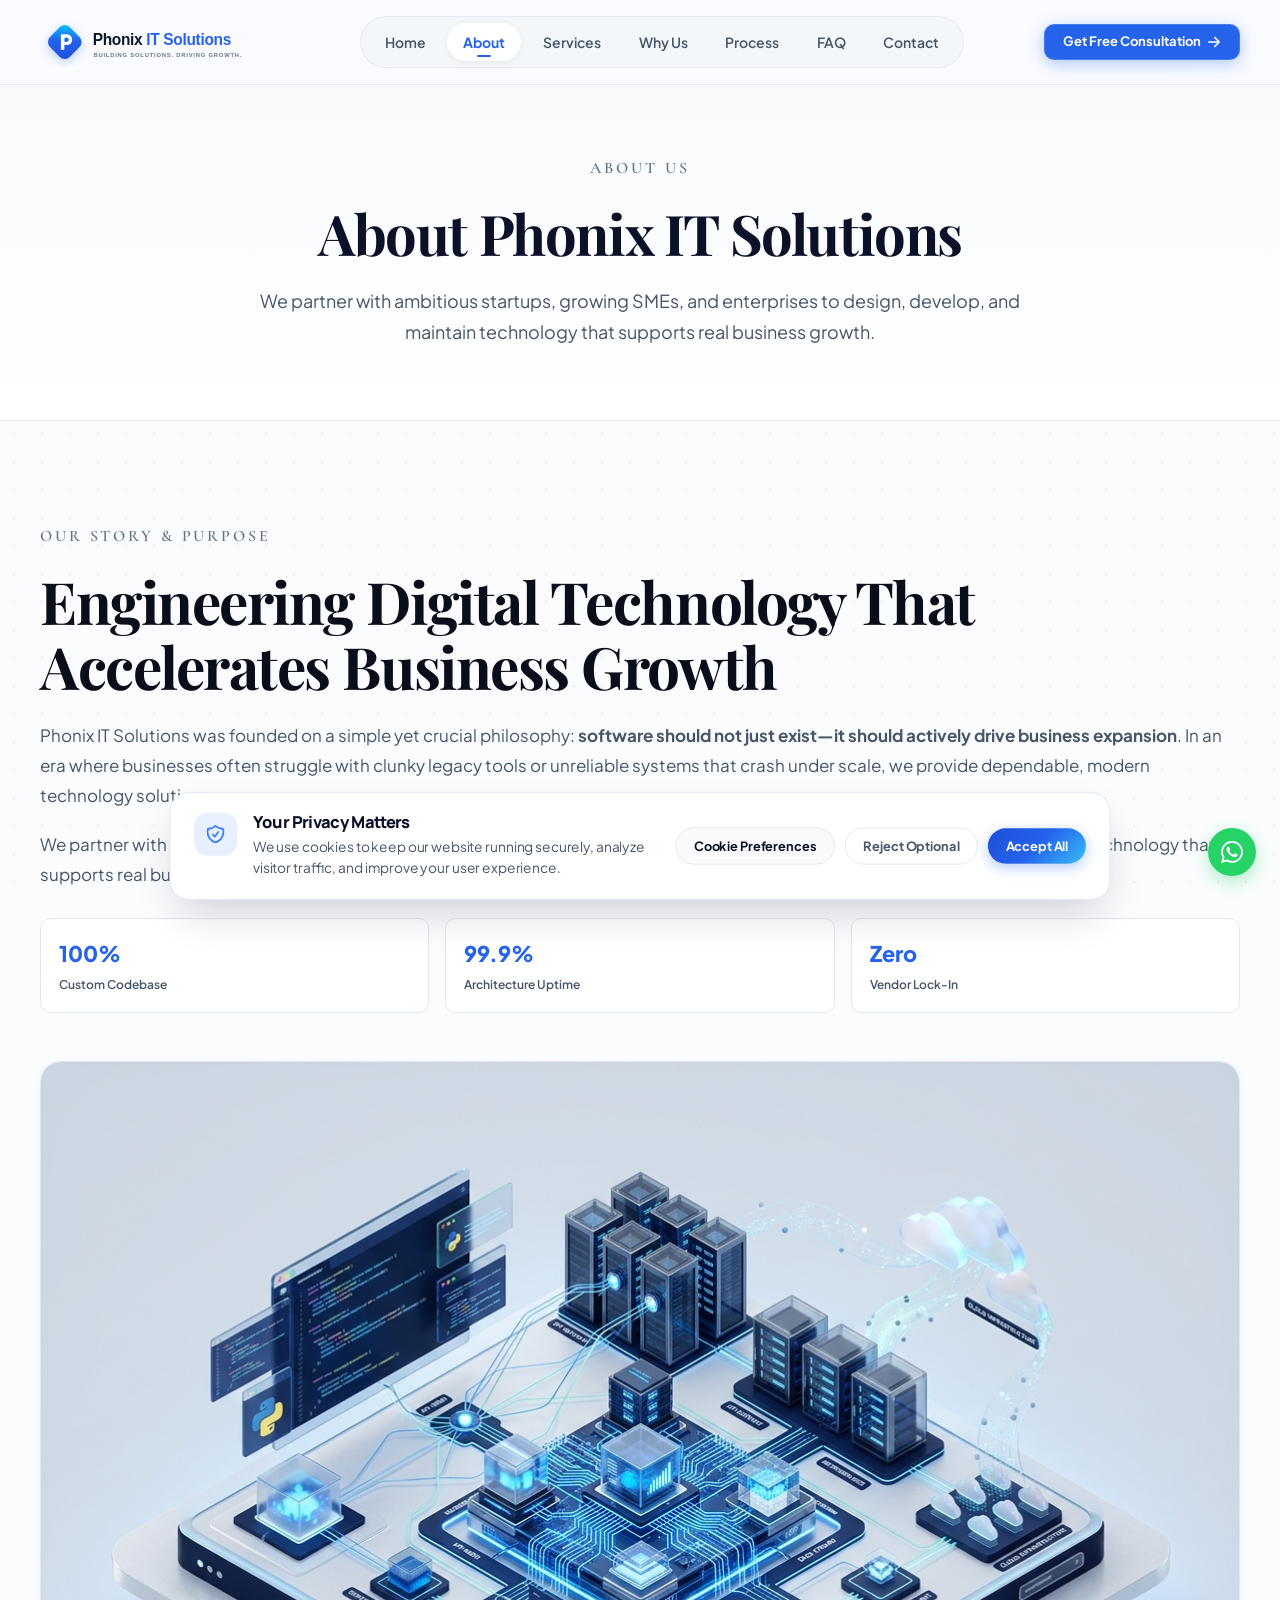
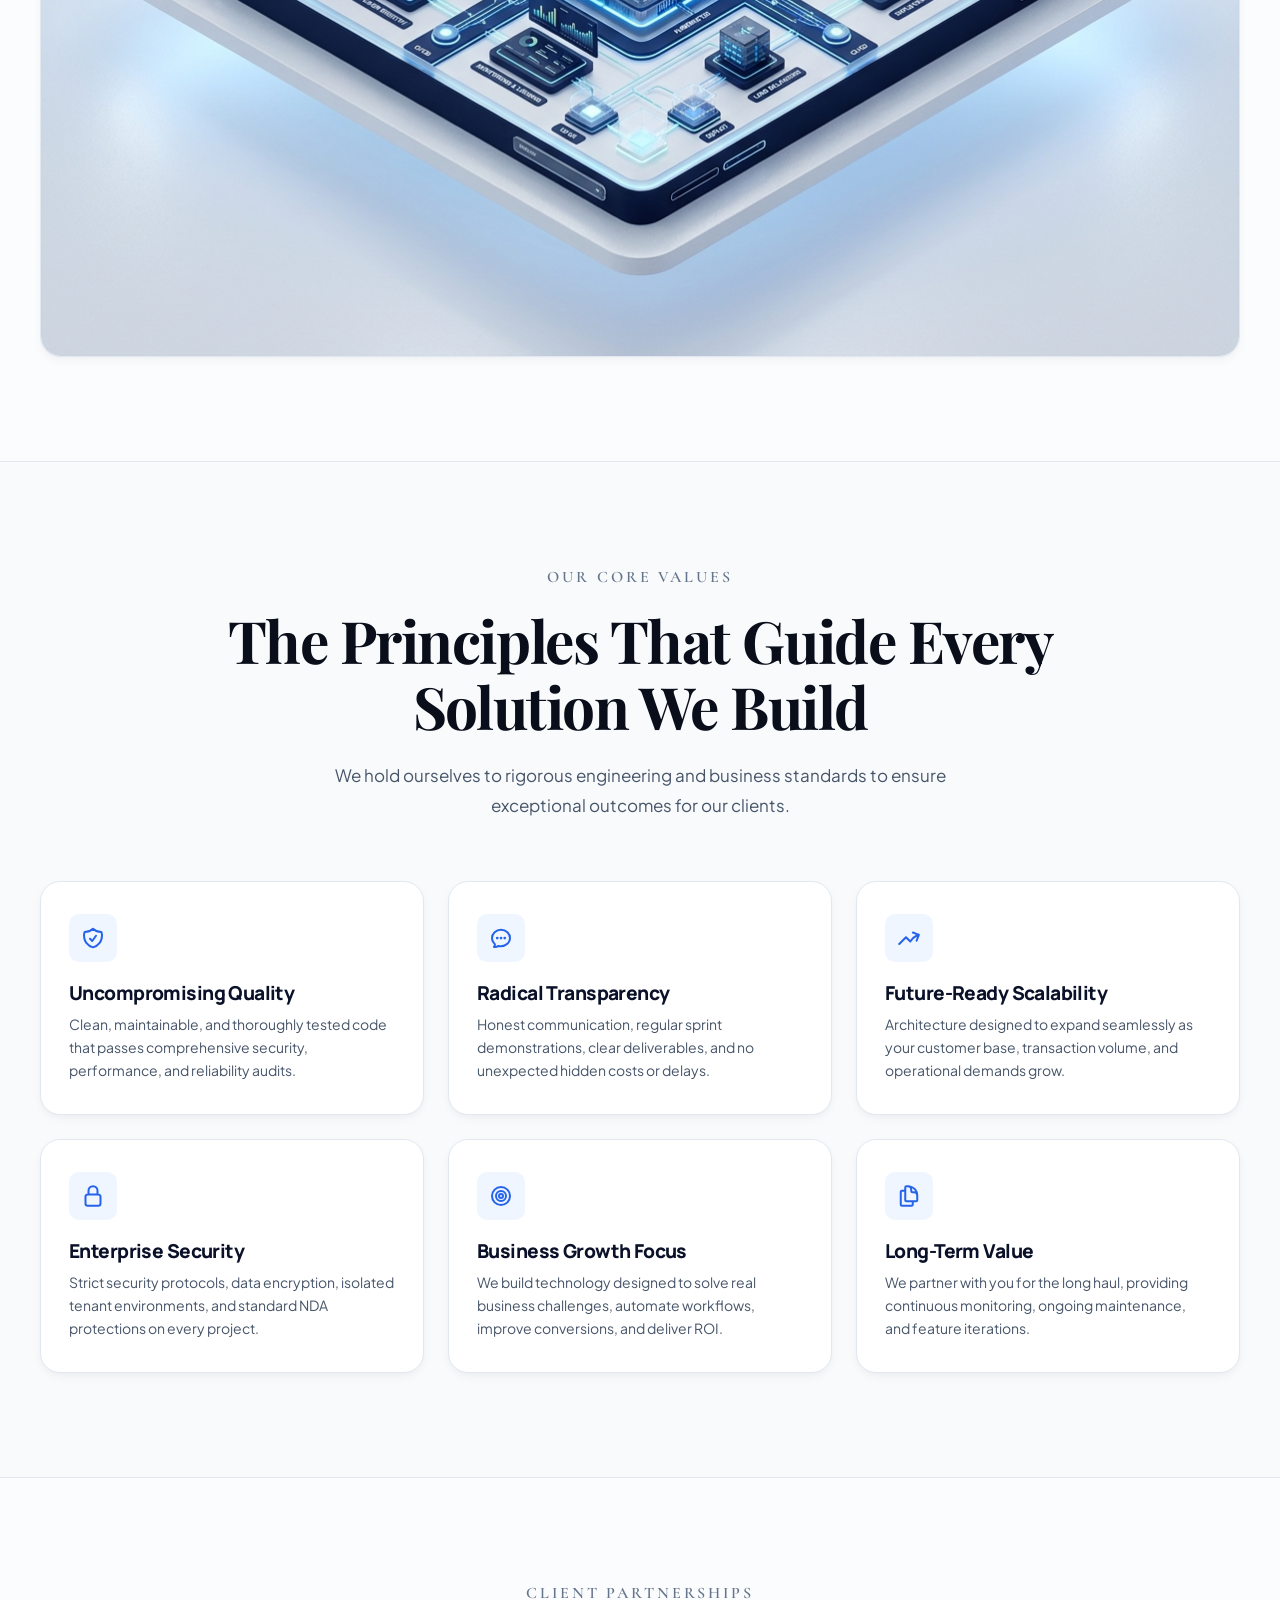
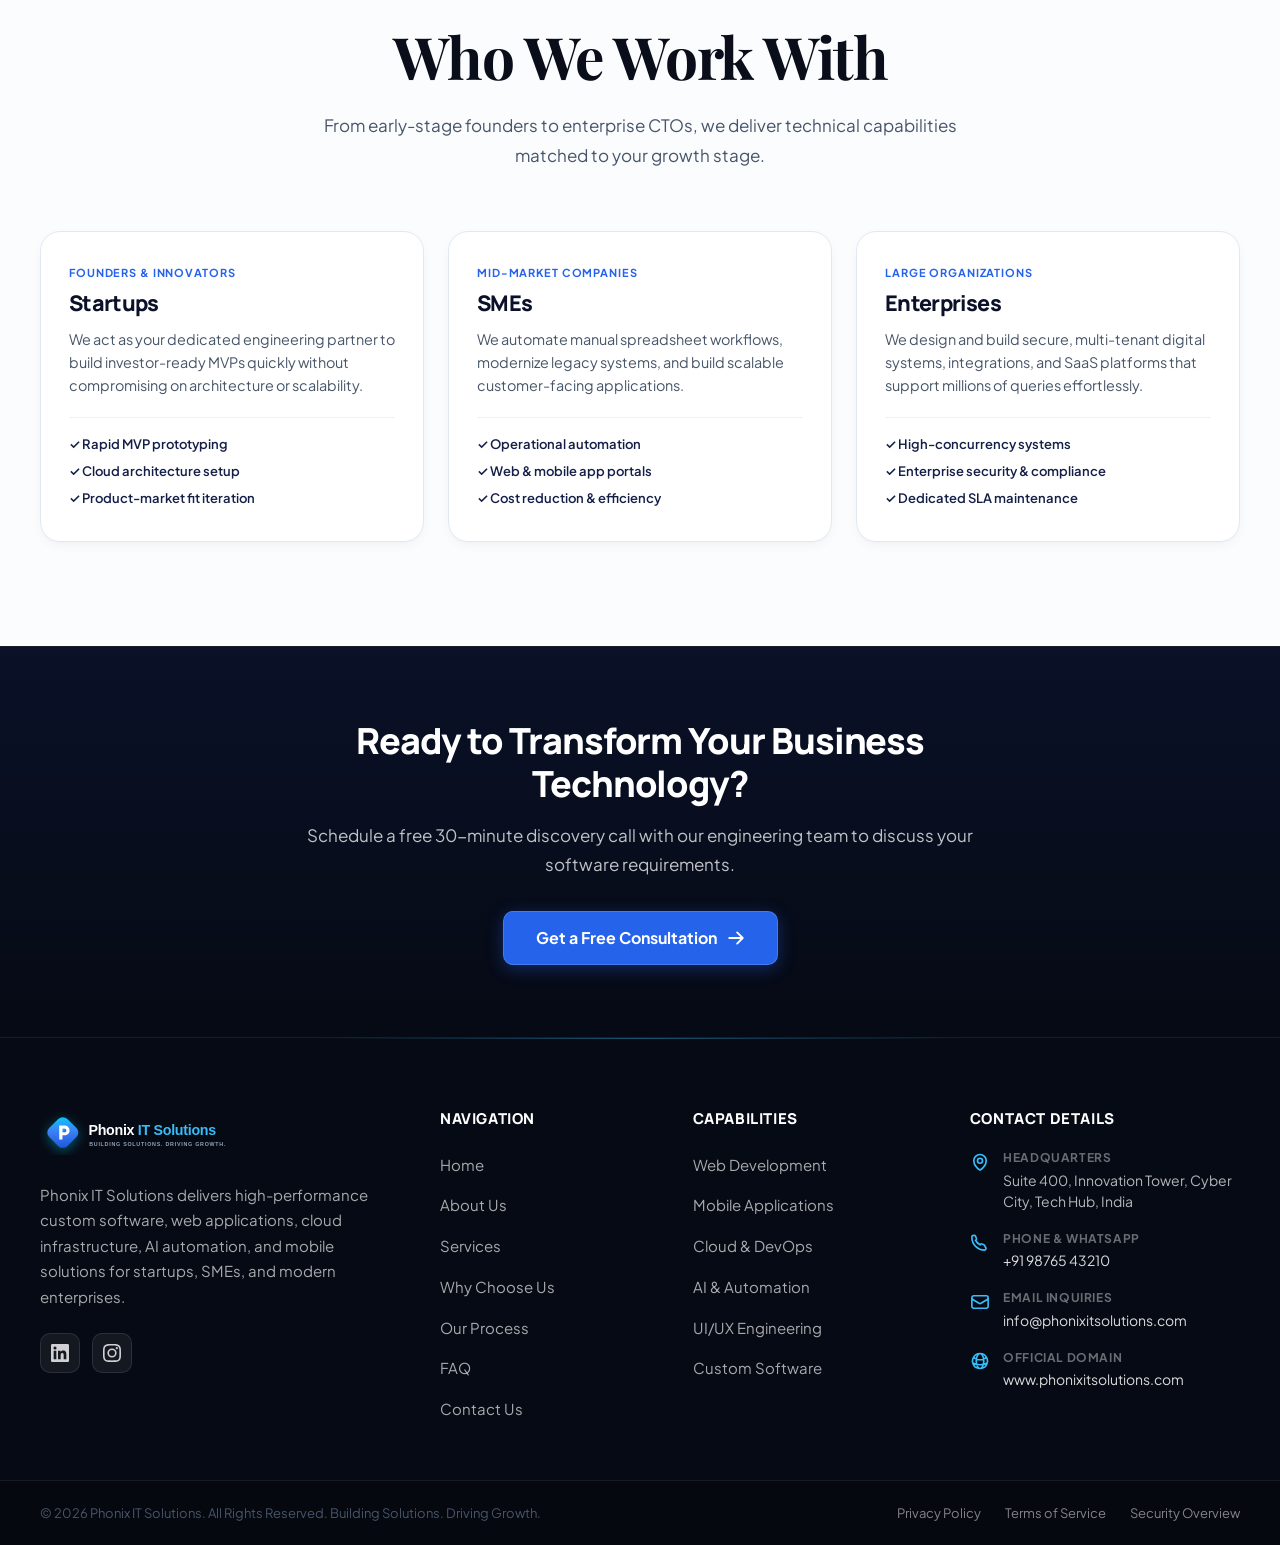
<file: about.html>
<!doctype html>
<html lang="en">
  <head>
    <meta charset="UTF-8" />
    <meta name="viewport" content="width=device-width, initial-scale=1.0" />
    <title>About Us | Phonix IT Solutions — Building Solutions. Driving Growth.</title>
    <meta
      name="description"
      content="Learn about Phonix IT Solutions. We help startups, SMEs, and enterprises design, build, and scale reliable, secure digital solutions."
    />
    <meta property="og:title" content="About Us | Phonix IT Solutions" />
    <meta
      property="og:description"
      content="We partner with ambitious businesses to build scalable custom software, SaaS platforms, web and mobile apps that deliver real long-term value."
    />
    <meta property="og:type" content="website" />
    <meta name="theme-color" content="#2563eb" />

    <!-- Favicon -->
    <link rel="icon" type="image/svg+xml" href="assets/logo-mark.svg" />
    
    <!-- Google Fonts -->
    <link rel="preconnect" href="https://fonts.googleapis.com" />
    <link rel="preconnect" href="https://fonts.gstatic.com" crossorigin />
    <link
      href="https://fonts.googleapis.com/css2?family=Cormorant+Garamond:ital,wght@0,500;0,600;0,700;1,400;1,600&family=Instrument+Serif:ital@0;1&family=Inter:wght@400;500;600;700;800&family=JetBrains+Mono:wght@400;500;700&family=Manrope:wght@600;700;800;900&family=Playfair+Display:ital,wght@0,600;0,700;0,800;0,900;1,600&family=Plus+Jakarta+Sans:wght@500;600;700;800&display=swap"
      rel="stylesheet"
    />
    
    <!-- CSS Styles -->
    <link rel="stylesheet" href="css/style.css" />
  </head>
  <body>
    <!-- Header -->
    <div id="header-placeholder"></div>

    <main id="main-content">
      <!-- INNER HERO -->
      <div id="hero-placeholder"></div>

      <!-- ABOUT MISSION & STORY -->
      <section class="section-py">
        <div class="container-page">
          <div style="display:grid;gap:3rem;grid-template-columns:1fr;align-items:center" class="about-grid-2col">
            <div>
              <div class="hero-eyebrow-wrap">
                <span class="section-eyebrow">OUR STORY &amp; PURPOSE</span>
              </div>
              <h2 class="editorial-title" style="margin-top:0">
                Engineering Digital Technology That Accelerates Business Growth
              </h2>
              <p style="font-size:1.0625rem;line-height:1.75;color:var(--foreground-muted);margin-bottom:1.25rem">
                Phonix IT Solutions was founded on a simple yet crucial philosophy: <strong>software should not just exist—it should actively drive business expansion</strong>. In an era where businesses often struggle with clunky legacy tools or unreliable systems that crash under scale, we provide dependable, modern technology solutions.
              </p>
              <p style="font-size:1.0625rem;line-height:1.75;color:var(--foreground-muted);margin-bottom:1.75rem">
                We partner with ambitious startups, growing SMEs, and established enterprises across industries to design, develop, and maintain technology that supports real business growth. Our team prioritizes <strong>quality, transparency, scalability, and long-term value</strong> above all else.
              </p>

              <div style="display:flex;gap:1rem;flex-wrap:wrap">
                <div style="background:var(--surface);border:1px solid var(--border);border-radius:var(--radius-md);padding:1.125rem;flex:1;min-width:140px">
                  <div style="font-size:1.35rem;font-weight:900;color:var(--blue-600)">100%</div>
                  <div style="font-size:0.75rem;color:var(--foreground-muted);font-weight:600;margin-top:0.2rem">Custom Codebase</div>
                </div>
                <div style="background:var(--surface);border:1px solid var(--border);border-radius:var(--radius-md);padding:1.125rem;flex:1;min-width:140px">
                  <div style="font-size:1.35rem;font-weight:900;color:var(--blue-600)">99.9%</div>
                  <div style="font-size:0.75rem;color:var(--foreground-muted);font-weight:600;margin-top:0.2rem">Architecture Uptime</div>
                </div>
                <div style="background:var(--surface);border:1px solid var(--border);border-radius:var(--radius-md);padding:1.125rem;flex:1;min-width:140px">
                  <div style="font-size:1.35rem;font-weight:900;color:var(--blue-600)">Zero</div>
                  <div style="font-size:0.75rem;color:var(--foreground-muted);font-weight:600;margin-top:0.2rem">Vendor Lock-In</div>
                </div>
              </div>
            </div>

            <!-- Engineering Infrastructure Visual -->
            <div class="about-visual-wrap">
              <img
                src="assets/about-mission.jpg"
                alt="Phonix IT Solutions Enterprise Software & Digital Architecture Platform"
                class="about-visual-img"
                loading="lazy"
                width="800"
                height="600"
              />
            </div>
          </div>
        </div>
      </section>

      <!-- CORE VALUES -->
      <section class="section-py bg-surface">
        <div class="container-page">
          <div class="section-header center">
            <span class="section-eyebrow">OUR CORE VALUES</span>
            <h2 class="editorial-title">The Principles That Guide Every Solution We Build</h2>
            <p class="section-subtitle">
              We hold ourselves to rigorous engineering and business standards to ensure exceptional outcomes for our clients.
            </p>
          </div>

          <div class="pillars-grid">
            <div class="pillar-card">
              <div class="pillar-icon-wrap">
                <svg xmlns="http://www.w3.org/2000/svg" width="20" height="20" fill="none" viewBox="0 0 24 24" stroke-width="2" stroke="currentColor"><path stroke-linecap="round" stroke-linejoin="round" d="M9 12.75L11.25 15 15 9.75m-3-7.036A11.959 11.959 0 013.598 6 11.99 11.99 0 003 9.749c0 5.592 3.824 10.29 9 11.623 5.176-1.332 9-6.03 9-11.622 0-1.31-.21-2.571-.598-3.751h-.152c-3.196 0-6.1-1.248-8.25-3.285z"/></svg>
              </div>
              <h3 class="pillar-title">Uncompromising Quality</h3>
              <p class="pillar-desc">Clean, maintainable, and thoroughly tested code that passes comprehensive security, performance, and reliability audits.</p>
            </div>
            <div class="pillar-card">
              <div class="pillar-icon-wrap">
                <svg xmlns="http://www.w3.org/2000/svg" width="20" height="20" fill="none" viewBox="0 0 24 24" stroke-width="2" stroke="currentColor"><path stroke-linecap="round" stroke-linejoin="round" d="M8.625 12a.375.375 0 11-.75 0 .375.375 0 01.75 0zm0 0H8.25m4.125 0a.375.375 0 11-.75 0 .375.375 0 01.75 0zm0 0H12m4.125 0a.375.375 0 11-.75 0 .375.375 0 01.75 0zm0 0h-.375M21 12c0 4.556-4.03 8.25-9 8.25a9.764 9.764 0 01-2.555-.337A5.972 5.972 0 015.41 20.97a5.969 5.969 0 01-.474-.065 4.48 4.48 0 00.978-2.025c.09-.457-.133-.901-.467-1.226C3.93 16.178 3 14.189 3 12c0-4.556 4.03-8.25 9-8.25s9 3.694 9 8.25z"/></svg>
              </div>
              <h3 class="pillar-title">Radical Transparency</h3>
              <p class="pillar-desc">Honest communication, regular sprint demonstrations, clear deliverables, and no unexpected hidden costs or delays.</p>
            </div>
            <div class="pillar-card">
              <div class="pillar-icon-wrap">
                <svg xmlns="http://www.w3.org/2000/svg" width="20" height="20" fill="none" viewBox="0 0 24 24" stroke-width="2" stroke="currentColor"><path stroke-linecap="round" stroke-linejoin="round" d="M2.25 18L9 11.25l4.306 4.307a11.95 11.95 0 015.814-5.519l2.74-1.22m0 0l-5.94-2.28m5.94 2.28l-2.28 5.941"/></svg>
              </div>
              <h3 class="pillar-title">Future-Ready Scalability</h3>
              <p class="pillar-desc">Architecture designed to expand seamlessly as your customer base, transaction volume, and operational demands grow.</p>
            </div>
            <div class="pillar-card">
              <div class="pillar-icon-wrap">
                <svg xmlns="http://www.w3.org/2000/svg" width="20" height="20" fill="none" viewBox="0 0 24 24" stroke-width="2" stroke="currentColor"><path stroke-linecap="round" stroke-linejoin="round" d="M16.5 10.5V6.75a4.5 4.5 0 10-9 0v3.75m-.75 11.25h10.5a2.25 2.25 0 002.25-2.25v-6.75a2.25 2.25 0 00-2.25-2.25H6.75a2.25 2.25 0 00-2.25 2.25v6.75a2.25 2.25 0 002.25 2.25z"/></svg>
              </div>
              <h3 class="pillar-title">Enterprise Security</h3>
              <p class="pillar-desc">Strict security protocols, data encryption, isolated tenant environments, and standard NDA protections on every project.</p>
            </div>
            <div class="pillar-card">
              <div class="pillar-icon-wrap">
                <svg xmlns="http://www.w3.org/2000/svg" width="20" height="20" fill="none" viewBox="0 0 24 24" stroke-width="2" stroke="currentColor"><circle cx="12" cy="12" r="9"/><circle cx="12" cy="12" r="5"/><circle cx="12" cy="12" r="2"/></svg>
              </div>
              <h3 class="pillar-title">Business Growth Focus</h3>
              <p class="pillar-desc">We build technology designed to solve real business challenges, automate workflows, improve conversions, and deliver ROI.</p>
            </div>
            <div class="pillar-card">
              <div class="pillar-icon-wrap">
                <svg xmlns="http://www.w3.org/2000/svg" width="20" height="20" fill="none" viewBox="0 0 24 24" stroke-width="2" stroke="currentColor"><path stroke-linecap="round" stroke-linejoin="round" d="M15.75 17.25v3.375c0 .621-.504 1.125-1.125 1.125h-9.75a1.125 1.125 0 01-1.125-1.125V7.875c0-.621.504-1.125 1.125-1.125H6.75a9.06 9.06 0 011.5.124m7.5 10.376h3.375c.621 0 1.125-.504 1.125-1.125V11.25c0-4.46-3.243-8.161-7.5-8.876a9.06 9.06 0 00-1.5-.124H9.375c-.621 0-1.125.504-1.125 1.125v3.5m7.5 10.375H9.375a1.125 1.125 0 01-1.125-1.125v-9.25m12 6.625v-1.875a3.375 3.375 0 00-3.375-3.375h-1.5a1.125 1.125 0 01-1.125-1.125v-1.5a3.375 3.375 0 00-3.375-3.375H9.75"/></svg>
              </div>
              <h3 class="pillar-title">Long-Term Value</h3>
              <p class="pillar-desc">We partner with you for the long haul, providing continuous monitoring, ongoing maintenance, and feature iterations.</p>
            </div>
          </div>
        </div>
      </section>

      <!-- WHO WE WORK WITH -->
      <section class="section-py">
        <div class="container-page">
          <div class="section-header center">
            <span class="section-eyebrow">CLIENT PARTNERSHIPS</span>
            <h2 class="editorial-title">Who We Work With</h2>
            <p class="section-subtitle">
              From early-stage founders to enterprise CTOs, we deliver technical capabilities matched to your growth stage.
            </p>
          </div>

          <div class="client-segment-grid">
            <div class="segment-card">
              <span class="segment-card-badge">Founders &amp; Innovators</span>
              <h3 class="segment-title">Startups</h3>
              <p class="segment-desc">
                We act as your dedicated engineering partner to build investor-ready MVPs quickly without compromising on architecture or scalability.
              </p>
              <div class="segment-list">
                <div class="segment-item">✓ Rapid MVP prototyping</div>
                <div class="segment-item">✓ Cloud architecture setup</div>
                <div class="segment-item">✓ Product-market fit iteration</div>
              </div>
            </div>

            <div class="segment-card">
              <span class="segment-card-badge">Mid-Market Companies</span>
              <h3 class="segment-title">SMEs</h3>
              <p class="segment-desc">
                We automate manual spreadsheet workflows, modernize legacy systems, and build scalable customer-facing applications.
              </p>
              <div class="segment-list">
                <div class="segment-item">✓ Operational automation</div>
                <div class="segment-item">✓ Web &amp; mobile app portals</div>
                <div class="segment-item">✓ Cost reduction &amp; efficiency</div>
              </div>
            </div>

            <div class="segment-card">
              <span class="segment-card-badge">Large Organizations</span>
              <h3 class="segment-title">Enterprises</h3>
              <p class="segment-desc">
                We design and build secure, multi-tenant digital systems, integrations, and SaaS platforms that support millions of queries effortlessly.
              </p>
              <div class="segment-list">
                <div class="segment-item">✓ High-concurrency systems</div>
                <div class="segment-item">✓ Enterprise security &amp; compliance</div>
                <div class="segment-item">✓ Dedicated SLA maintenance</div>
              </div>
            </div>
          </div>
        </div>
      </section>

      <!-- DARK CTA -->
      <section class="cta-banner-tech">
        <div class="container-page">
          <div class="cta-content">
            <h2>Ready to Transform Your Business Technology?</h2>
            <p>
              Schedule a free 30-minute discovery call with our engineering team to discuss your software requirements.
            </p>
            <a href="contact" class="btn btn-primary btn-lg">
              <span>Get a Free Consultation</span>
              <svg xmlns="http://www.w3.org/2000/svg" width="18" height="18" fill="none" viewBox="0 0 24 24" stroke-width="2.5" stroke="currentColor"><path stroke-linecap="round" stroke-linejoin="round" d="M13.5 4.5L21 12m0 0l-7.5 7.5M21 12H3"/></svg>
            </a>
          </div>
        </div>
      </section>
    </main>

    <!-- Footer -->
    <div id="footer-placeholder"></div>

    <!-- Floating Actions -->
    <div id="floating-placeholder"></div>

    <!-- Scripts -->
    <script src="js/data.js"></script>
    <script src="js/components.js"></script>
    <script src="js/cookie-consent.js"></script>
    <script src="js/cursor-effects.js"></script>

    <script>
      renderHeader();
      renderFooter();
      renderFloatingActions();

      document.getElementById('hero-placeholder').innerHTML = renderInnerHero(
        'About Us',
        'About Phonix IT Solutions',
        'We partner with ambitious startups, growing SMEs, and enterprises to design, develop, and maintain technology that supports real business growth.'
      );

      initScrollReveal();
    </script>
  </body>
</html>
</file>
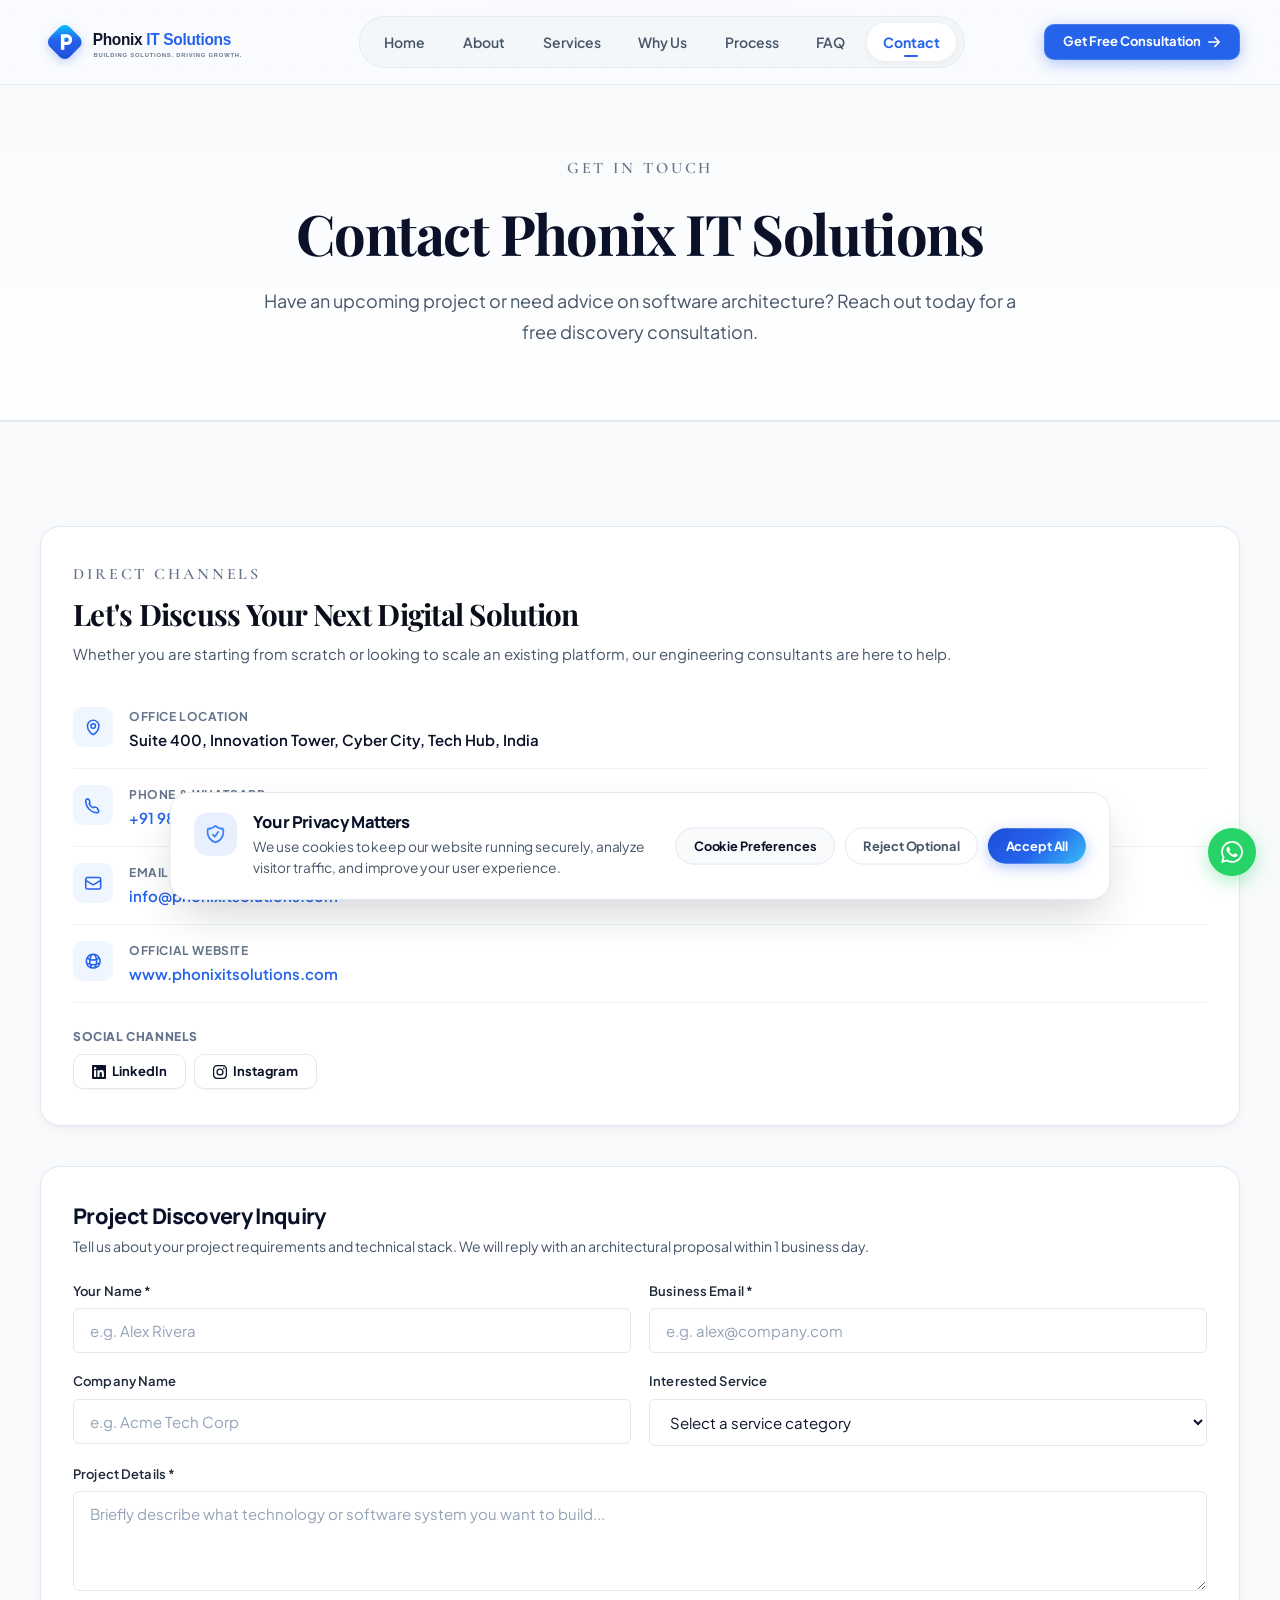
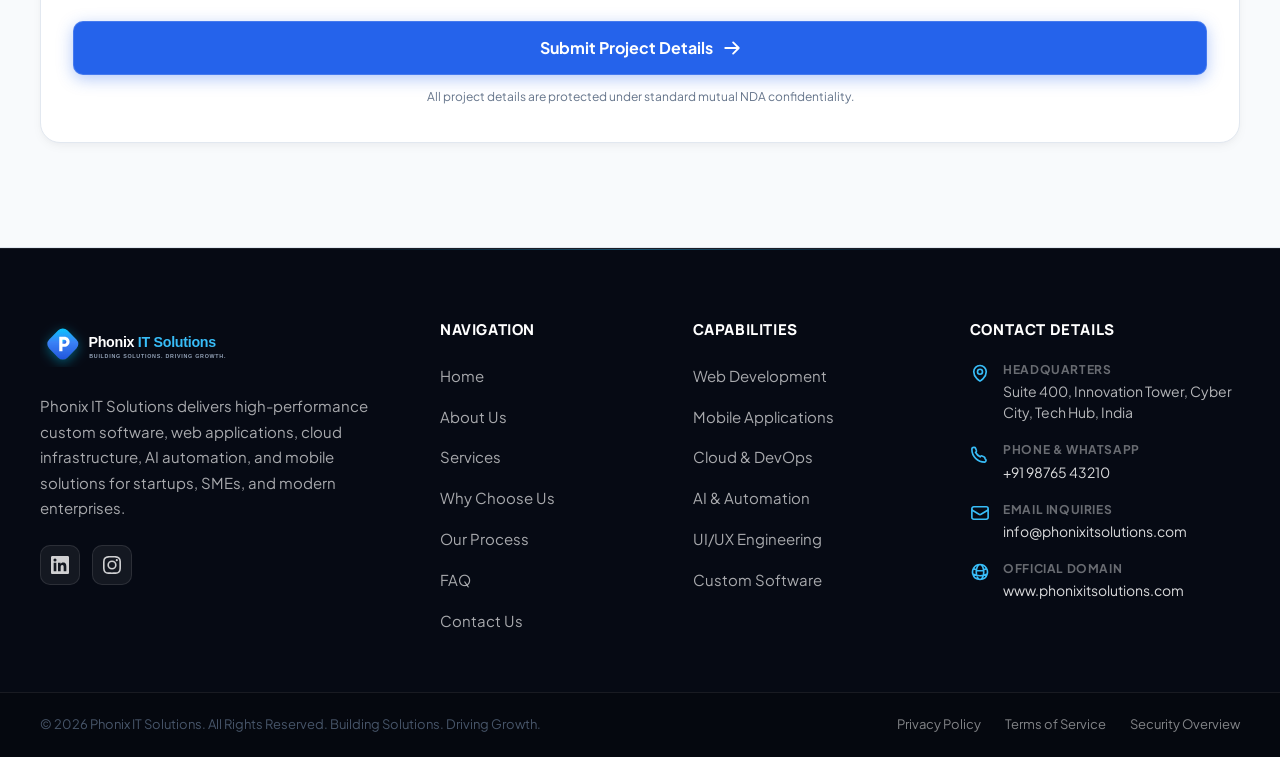
<file: contact.html>
<!doctype html>
<html lang="en">
  <head>
    <meta charset="UTF-8" />
    <meta name="viewport" content="width=device-width, initial-scale=1.0" />
    <title>Contact Us | Phonix IT Solutions — Get a Free Consultation</title>
    <meta
      name="description"
      content="Contact Phonix IT Solutions for custom software development, mobile apps, SaaS platforms, and digital solutions. Call +91 98765 43210 or email info@phonixitsolutions.com."
    />
    <meta property="og:title" content="Contact Us | Phonix IT Solutions" />
    <meta
      property="og:description"
      content="Let's build something great together. Schedule a free 30-minute discovery call with our engineering team."
    />
    <meta property="og:type" content="website" />
    <meta name="theme-color" content="#2563eb" />

    <!-- Favicon -->
    <link rel="icon" type="image/svg+xml" href="assets/logo-mark.svg" />
    
    <!-- Google Fonts -->
    <link rel="preconnect" href="https://fonts.googleapis.com" />
    <link rel="preconnect" href="https://fonts.gstatic.com" crossorigin />
    <link
      href="https://fonts.googleapis.com/css2?family=Cormorant+Garamond:ital,wght@0,500;0,600;0,700;1,400;1,600&family=Instrument+Serif:ital@0;1&family=Inter:wght@400;500;600;700;800&family=JetBrains+Mono:wght@400;500;700&family=Manrope:wght@600;700;800;900&family=Playfair+Display:ital,wght@0,600;0,700;0,800;0,900;1,600&family=Plus+Jakarta+Sans:wght@500;600;700;800&display=swap"
      rel="stylesheet"
    />
    
    <!-- CSS Styles -->
    <link rel="stylesheet" href="css/style.css" />
  </head>
  <body>
    <!-- Header -->
    <div id="header-placeholder"></div>

    <main id="main-content">
      <!-- INNER HERO -->
      <div id="hero-placeholder"></div>

      <!-- CONTACT DETAILS & FORM -->
      <section class="section-py bg-surface" id="contact">
        <div class="container-page">
          <div style="display:grid;gap:2.5rem;grid-template-columns:1fr" class="two-col-contact">
            <!-- Left Info Card -->
            <div>
              <div class="contact-info-card">
                <span class="section-eyebrow" style="margin-bottom:0.75rem">DIRECT CHANNELS</span>
                <h2 class="editorial-title" style="font-size:1.85rem;margin-bottom:0.75rem">
                  Let's Discuss Your Next Digital Solution
                </h2>
                <p style="font-size:0.9375rem;line-height:1.65;color:var(--foreground-muted);margin-bottom:1.5rem">
                  Whether you are starting from scratch or looking to scale an existing platform, our engineering consultants are here to help.
                </p>

                <!-- Location Address -->
                <div class="contact-row">
                  <div class="contact-row-icon">
                    <svg xmlns="http://www.w3.org/2000/svg" width="18" height="18" fill="none" viewBox="0 0 24 24" stroke-width="2" stroke="currentColor"><path stroke-linecap="round" stroke-linejoin="round" d="M15 10.5a3 3 0 11-6 0 3 3 0 016 0z"/><path stroke-linecap="round" stroke-linejoin="round" d="M19.5 10.5c0 7.142-7.5 11.25-7.5 11.25S4.5 17.642 4.5 10.5a7.5 7.5 0 1115 0z"/></svg>
                  </div>
                  <div class="contact-row-content">
                    <div class="contact-row-label">Office Location</div>
                    <div class="contact-row-value">
                      Suite 400, Innovation Tower, Cyber City, Tech Hub, India
                    </div>
                  </div>
                </div>

                <!-- Phone & WhatsApp -->
                <div class="contact-row">
                  <div class="contact-row-icon">
                    <svg xmlns="http://www.w3.org/2000/svg" width="18" height="18" fill="none" viewBox="0 0 24 24" stroke-width="2" stroke="currentColor"><path stroke-linecap="round" stroke-linejoin="round" d="M2.25 6.338c0-1.243.987-2.25 2.206-2.25h.672c.628 0 1.193.377 1.449.96l1.07 2.462a1.574 1.574 0 01-.354 1.812l-.654.583a13.32 13.32 0 005.514 5.514l.583-.654a1.574 1.574 0 011.812-.354l2.462 1.07c.583.257.96.821.96 1.449v.672A2.228 2.228 0 0117.663 21.75C9.135 21.75 2.25 14.865 2.25 6.338z"/></svg>
                  </div>
                  <div class="contact-row-content">
                    <div class="contact-row-label">Phone &amp; WhatsApp</div>
                    <div class="contact-row-value">
                      <a href="tel:+919876543210">+91 98765 43210</a>
                    </div>
                  </div>
                </div>

                <!-- Email Inquiries -->
                <div class="contact-row">
                  <div class="contact-row-icon">
                    <svg xmlns="http://www.w3.org/2000/svg" width="18" height="18" fill="none" viewBox="0 0 24 24" stroke-width="2" stroke="currentColor"><path stroke-linecap="round" stroke-linejoin="round" d="M21.75 6.75v10.5a2.25 2.25 0 01-2.25 2.25h-15a2.25 2.25 0 01-2.25-2.25V6.75m19.5 0A2.25 2.25 0 0019.5 4.5h-15a2.25 2.25 0 00-2.25 2.25m19.5 0v.243a2.25 2.25 0 01-1.07 1.916l-7.5 4.615a2.25 2.25 0 01-2.36 0L3.32 8.91a2.25 2.25 0 01-1.07-1.916V6.75"/></svg>
                  </div>
                  <div class="contact-row-content">
                    <div class="contact-row-label">Email Inquiries</div>
                    <div class="contact-row-value">
                      <a href="mailto:info@phonixitsolutions.com">info@phonixitsolutions.com</a>
                    </div>
                  </div>
                </div>

                <!-- Official Website -->
                <div class="contact-row">
                  <div class="contact-row-icon">
                    <svg xmlns="http://www.w3.org/2000/svg" width="18" height="18" fill="none" viewBox="0 0 24 24" stroke-width="2" stroke="currentColor"><path stroke-linecap="round" stroke-linejoin="round" d="M12 21a9.004 9.004 0 008.716-6.747M12 21a9.004 9.004 0 01-8.716-6.747M12 21c2.485 0 4.5-4.03 4.5-9S14.485 3 12 3m0 18c-2.485 0-4.5-4.03-4.5-9S9.515 3 12 3m0 0a8.997 8.997 0 017.843 4.582M12 3a8.997 8.997 0 00-7.843 4.582m15.686 0A11.953 11.953 0 0112 10.5c-2.998 0-5.74-1.1-7.843-2.918m15.686 0A8.959 8.959 0 0121 12c0 .778-.099 1.533-.284 2.253m0 0A17.919 17.919 0 0112 16.5c-3.162 0-6.133-.815-8.716-2.247m0 0A9.015 9.015 0 013 12c0-1.605.42-3.113 1.157-4.418"/></svg>
                  </div>
                  <div class="contact-row-content">
                    <div class="contact-row-label">Official Website</div>
                    <div class="contact-row-value">
                      <a href="https://www.phonixitsolutions.com/" target="_blank" rel="noopener noreferrer">www.phonixitsolutions.com</a>
                    </div>
                  </div>
                </div>

                <div style="margin-top:1.5rem">
                  <div style="font-size:0.75rem;font-weight:800;text-transform:uppercase;letter-spacing:0.05em;color:var(--foreground-subtle);margin-bottom:0.5rem">
                    Social Channels
                  </div>
                  <div style="display:flex;gap:0.5rem">
                    <a href="https://www.linkedin.com/company/phonixitsolutions/" target="_blank" rel="noopener noreferrer" class="btn btn-secondary btn-sm">
                      <svg xmlns="http://www.w3.org/2000/svg" width="16" height="16" viewBox="0 0 24 24" fill="currentColor"><path d="M20.447 20.452h-3.554v-5.569c0-1.328-.027-3.037-1.852-3.037-1.853 0-2.136 1.445-2.136 2.939v5.667H9.351V9h3.414v1.561h.046c.477-.9 1.637-1.85 3.37-1.85 3.601 0 4.267 2.37 4.267 5.455v6.286zM5.337 7.433a2.062 2.062 0 01-2.063-2.065 2.064 2.064 0 112.063 2.065zm1.782 13.019H3.555V9h3.564v11.452zM22.225 0H1.771C.792 0 0 .774 0 1.729v20.542C0 23.227.792 24 1.771 24h20.451C23.2 24 24 23.227 24 22.271V1.729C24 .774 23.2 0 22.222 0h.003z"/></svg>
                      <span>LinkedIn</span>
                    </a>
                    <a href="https://www.instagram.com/phonixitsolutions/" target="_blank" rel="noopener noreferrer" class="btn btn-secondary btn-sm">
                      <svg xmlns="http://www.w3.org/2000/svg" width="16" height="16" viewBox="0 0 24 24" fill="currentColor"><path d="M12 2.163c3.204 0 3.584.012 4.85.07 3.252.148 4.771 1.691 4.919 4.919.058 1.265.069 1.645.069 4.849 0 3.205-.012 3.584-.069 4.849-.149 3.225-1.664 4.771-4.919 4.919-1.266.058-1.644.07-4.85.07-3.204 0-3.584-.012-4.849-.07-3.26-.149-4.771-1.699-4.919-4.92-.058-1.265-.07-1.644-.07-4.849 0-3.204.013-3.583.07-4.849.149-3.227 1.664-4.771 4.919-4.919 1.266-.057 1.645-.069 4.849-.069zM12 0C8.741 0 8.333.014 7.053.072 2.695.272.273 2.69.073 7.052.014 8.333 0 8.741 0 12c0 3.259.014 3.668.072 4.948.2 4.358 2.618 6.78 6.98 6.98C8.333 23.986 8.741 24 12 24c3.259 0 3.668-.014 4.948-.072 4.354-.2 6.782-2.618 6.979-6.98.059-1.28.073-1.689.073-4.948 0-3.259-.014-3.667-.072-4.947-.196-4.354-2.617-6.78-6.979-6.98C15.668.014 15.259 0 12 0zm0 5.838a6.162 6.162 0 100 12.324 6.162 6.162 0 000-12.324zM12 16a4 4 0 110-8 4 4 0 010 8zm6.406-11.845a1.44 1.44 0 100 2.881 1.44 1.44 0 000-2.881z"/></svg>
                      <span>Instagram</span>
                    </a>
                  </div>
                </div>
              </div>
            </div>

            <!-- Right Form -->
            <div>
              <div id="contact-page-form"></div>
            </div>
          </div>
        </div>
      </section>
    </main>

    <!-- Footer -->
    <div id="footer-placeholder"></div>

    <!-- Floating Actions -->
    <div id="floating-placeholder"></div>

    <!-- Scripts -->
    <script src="js/data.js"></script>
    <script src="js/components.js"></script>
    <script src="js/cookie-consent.js"></script>
    <script src="js/cursor-effects.js"></script>

    <script>
      renderHeader();
      renderFooter();
      renderFloatingActions();

      document.getElementById('hero-placeholder').innerHTML = renderInnerHero(
        'Get In Touch',
        'Contact Phonix IT Solutions',
        'Have an upcoming project or need advice on software architecture? Reach out today for a free discovery consultation.'
      );

      renderConsultationForm('contact-page-form');
      initScrollReveal();
    </script>
  </body>
</html>
</file>
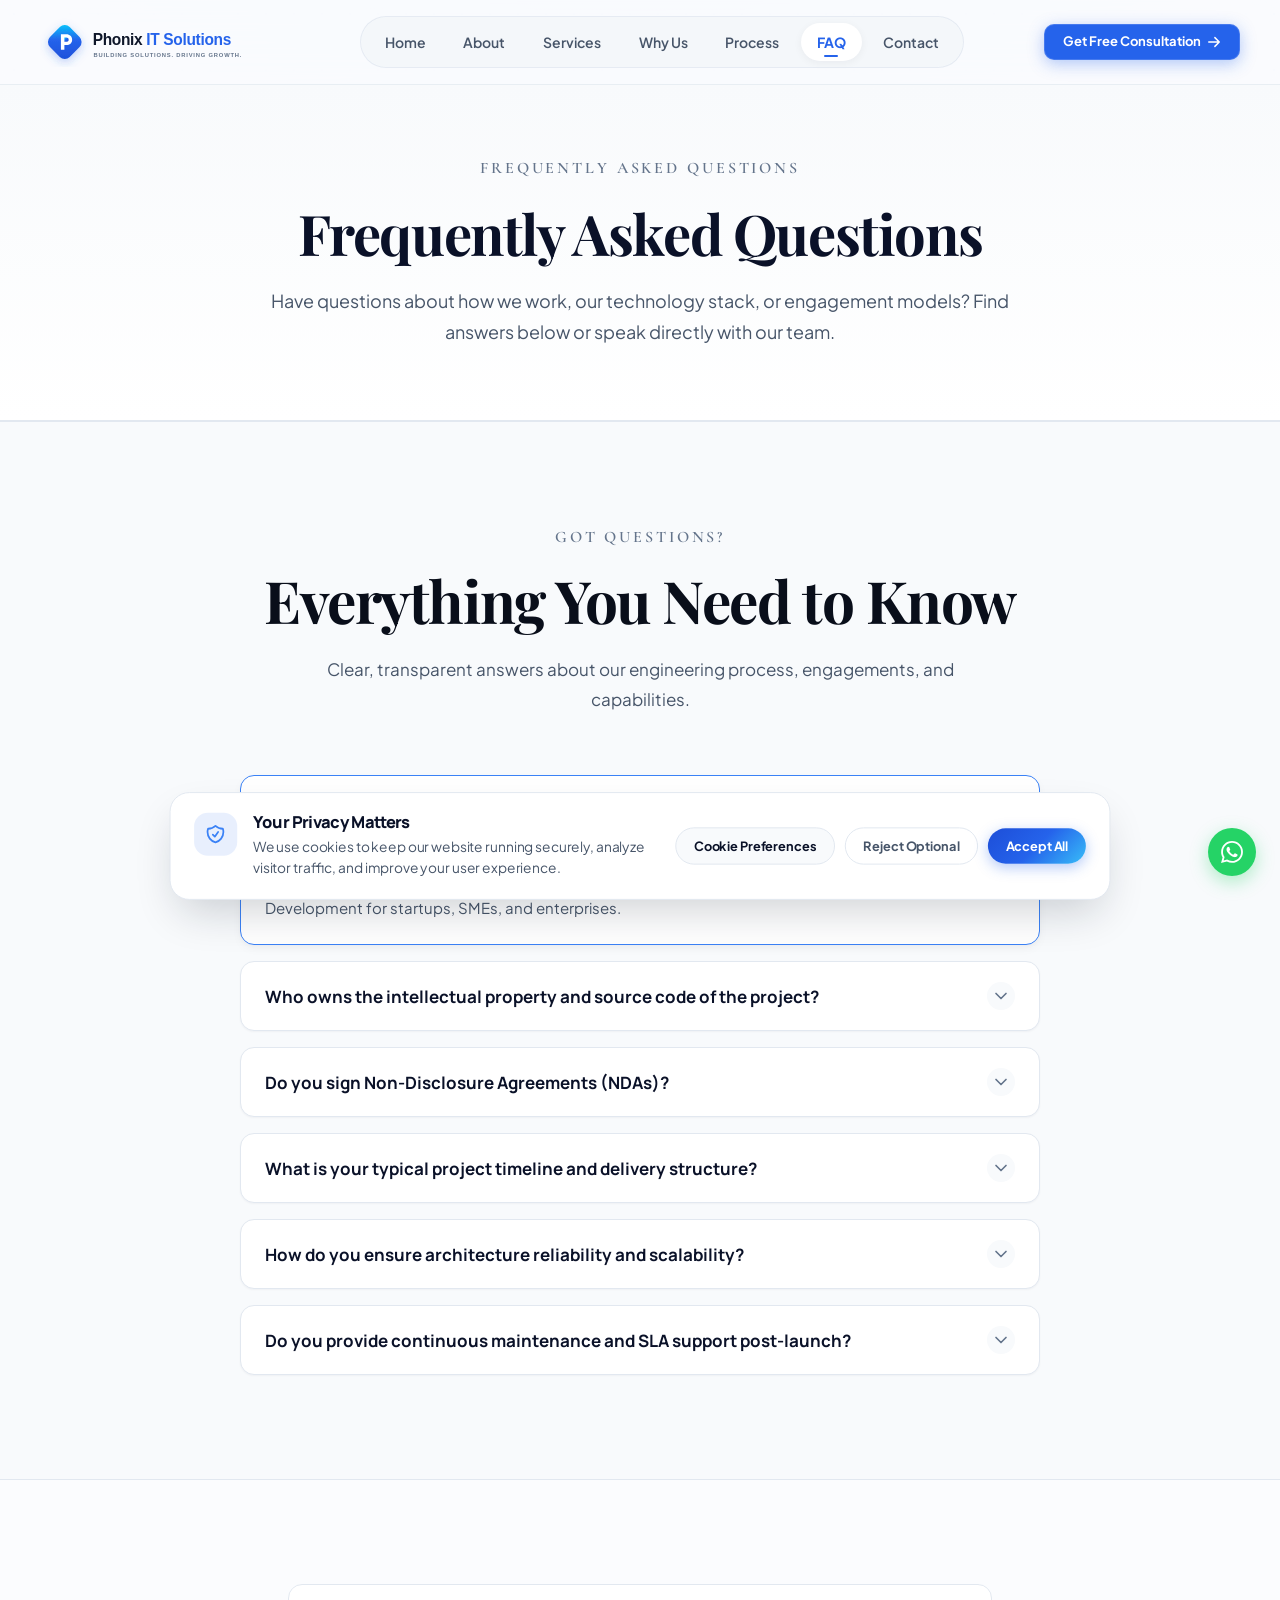
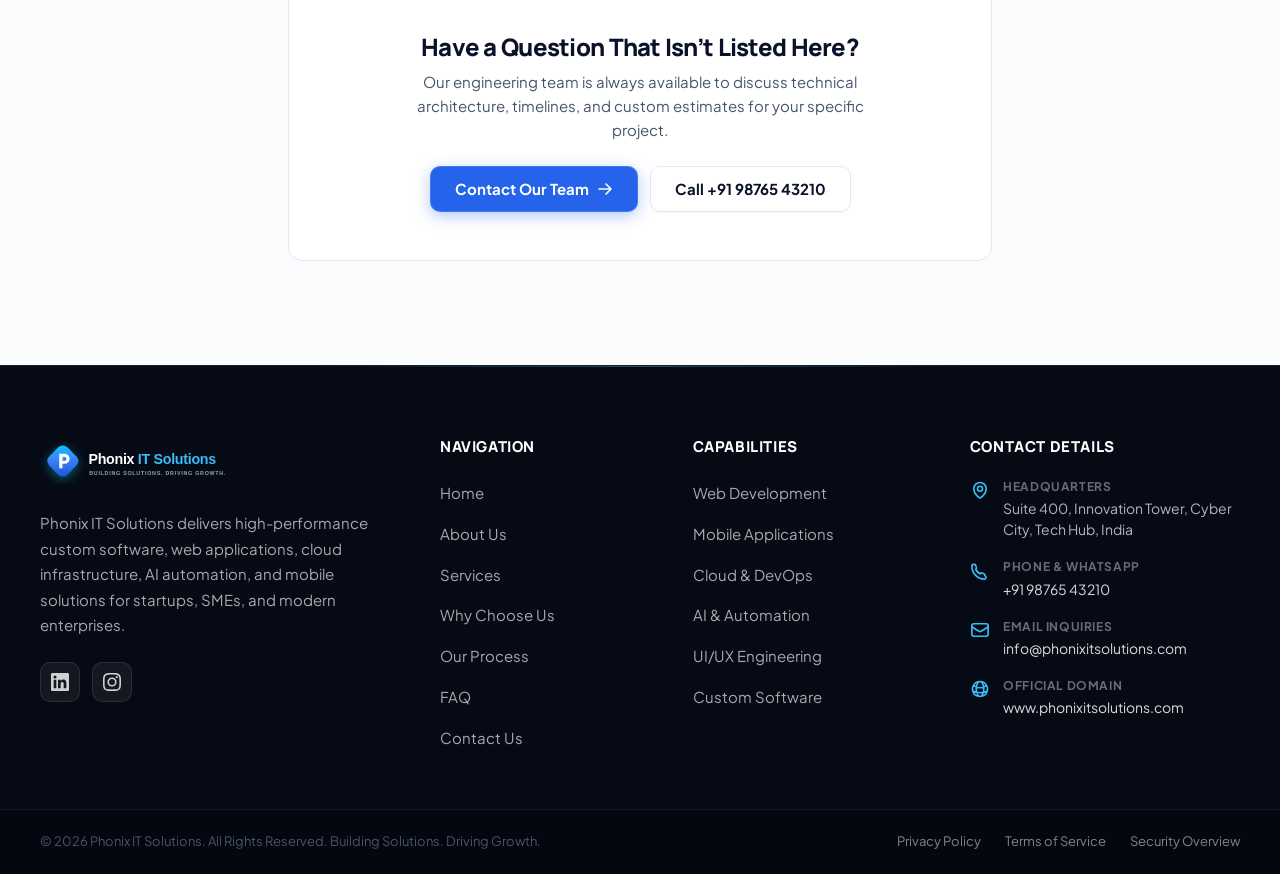
<file: faq.html>
<!doctype html>
<html lang="en">
  <head>
    <meta charset="UTF-8" />
    <meta name="viewport" content="width=device-width, initial-scale=1.0" />
    <title>Frequently Asked Questions | Phonix IT Solutions</title>
    <meta
      name="description"
      content="Find answers to common questions about working with Phonix IT Solutions: pricing, timelines, technology stack, security, NDAs, source code ownership, and support."
    />
    <meta property="og:title" content="FAQ | Phonix IT Solutions" />
    <meta
      property="og:description"
      content="Everything you need to know about our custom software development, mobile apps, SaaS engineering, and engagement models."
    />
    <meta property="og:type" content="website" />
    <meta name="theme-color" content="#2563eb" />

    <!-- Favicon -->
    <link rel="icon" type="image/svg+xml" href="assets/logo-mark.svg" />
    
    <!-- Google Fonts -->
    <link rel="preconnect" href="https://fonts.googleapis.com" />
    <link rel="preconnect" href="https://fonts.gstatic.com" crossorigin />
    <link
      href="https://fonts.googleapis.com/css2?family=Cormorant+Garamond:ital,wght@0,500;0,600;0,700;1,400;1,600&family=Instrument+Serif:ital@0;1&family=Inter:wght@400;500;600;700;800&family=JetBrains+Mono:wght@400;500;700&family=Manrope:wght@600;700;800;900&family=Playfair+Display:ital,wght@0,600;0,700;0,800;0,900;1,600&family=Plus+Jakarta+Sans:wght@500;600;700;800&display=swap"
      rel="stylesheet"
    />
    
    <!-- CSS Styles -->
    <link rel="stylesheet" href="css/style.css" />
  </head>
  <body>
    <!-- Header -->
    <div id="header-placeholder"></div>

    <main id="main-content">
      <!-- INNER HERO -->
      <div id="hero-placeholder"></div>

      <!-- FAQ ACCORDION SECTION -->
      <section class="section-py bg-surface">
        <div class="container-page">
          <div class="section-header center">
            <span class="section-eyebrow">GOT QUESTIONS?</span>
            <h2 class="editorial-title">Everything You Need to Know</h2>
            <p class="section-subtitle">
              Clear, transparent answers about our engineering process, engagements, and capabilities.
            </p>
          </div>

          <div style="max-width:50rem;margin:0 auto">
            <div class="faq-accordion-list" id="faq-list-container">
              <!-- Rendered from data.js -->
            </div>
          </div>
        </div>
      </section>

      <!-- HAVE MORE QUESTIONS CTA -->
      <section class="section-py">
        <div class="container-page">
          <div style="max-width:44rem;margin:0 auto;text-align:center;background:var(--surface);border:1px solid var(--border);border-radius:var(--radius-lg);padding:3rem 2rem">
            <h3 style="font-size:1.5rem;font-weight:800;color:var(--navy-900);margin-bottom:0.5rem">
              Have a Question That Isn’t Listed Here?
            </h3>
            <p style="font-size:0.9375rem;color:var(--foreground-muted);max-width:28rem;margin:0 auto 1.5rem">
              Our engineering team is always available to discuss technical architecture, timelines, and custom estimates for your specific project.
            </p>
            <div style="display:flex;gap:0.75rem;justify-content:center;flex-wrap:wrap">
              <a href="contact" class="btn btn-primary btn-md">
                <span>Contact Our Team</span>
                <svg xmlns="http://www.w3.org/2000/svg" width="16" height="16" fill="none" viewBox="0 0 24 24" stroke-width="2.5" stroke="currentColor"><path stroke-linecap="round" stroke-linejoin="round" d="M13.5 4.5L21 12m0 0l-7.5 7.5M21 12H3"/></svg>
              </a>
              <a href="tel:+919876543210" class="btn btn-secondary btn-md">
                <span>Call +91 98765 43210</span>
              </a>
            </div>
          </div>
        </div>
      </section>
    </main>

    <!-- Footer -->
    <div id="footer-placeholder"></div>

    <!-- Floating Actions -->
    <div id="floating-placeholder"></div>

    <!-- Scripts -->
    <script src="js/data.js"></script>
    <script src="js/components.js"></script>
    <script src="js/cookie-consent.js"></script>
    <script src="js/cursor-effects.js"></script>

    <script>
      renderHeader();
      renderFooter();
      renderFloatingActions();

      document.getElementById('hero-placeholder').innerHTML = renderInnerHero(
        'Frequently Asked Questions',
        'Frequently Asked Questions',
        'Have questions about how we work, our technology stack, or engagement models? Find answers below or speak directly with our team.'
      );

      const faqContainer = document.getElementById('faq-list-container');
      if (faqContainer) {
        faqContainer.innerHTML = faqs
          .map(
            (f, idx) => `
          <div class="faq-item ${idx === 0 ? 'open' : ''}">
            <button class="faq-trigger" aria-expanded="${idx === 0 ? 'true' : 'false'}">
              <span>${f.q}</span>
              <div class="faq-icon">${icons.chevronDown}</div>
            </button>
            <div class="faq-content">
              <p>${f.a}</p>
            </div>
          </div>
        `
          )
          .join('');

        initAccordions('#faq-list-container');
      }

      initScrollReveal();
    </script>
  </body>
</html>
</file>
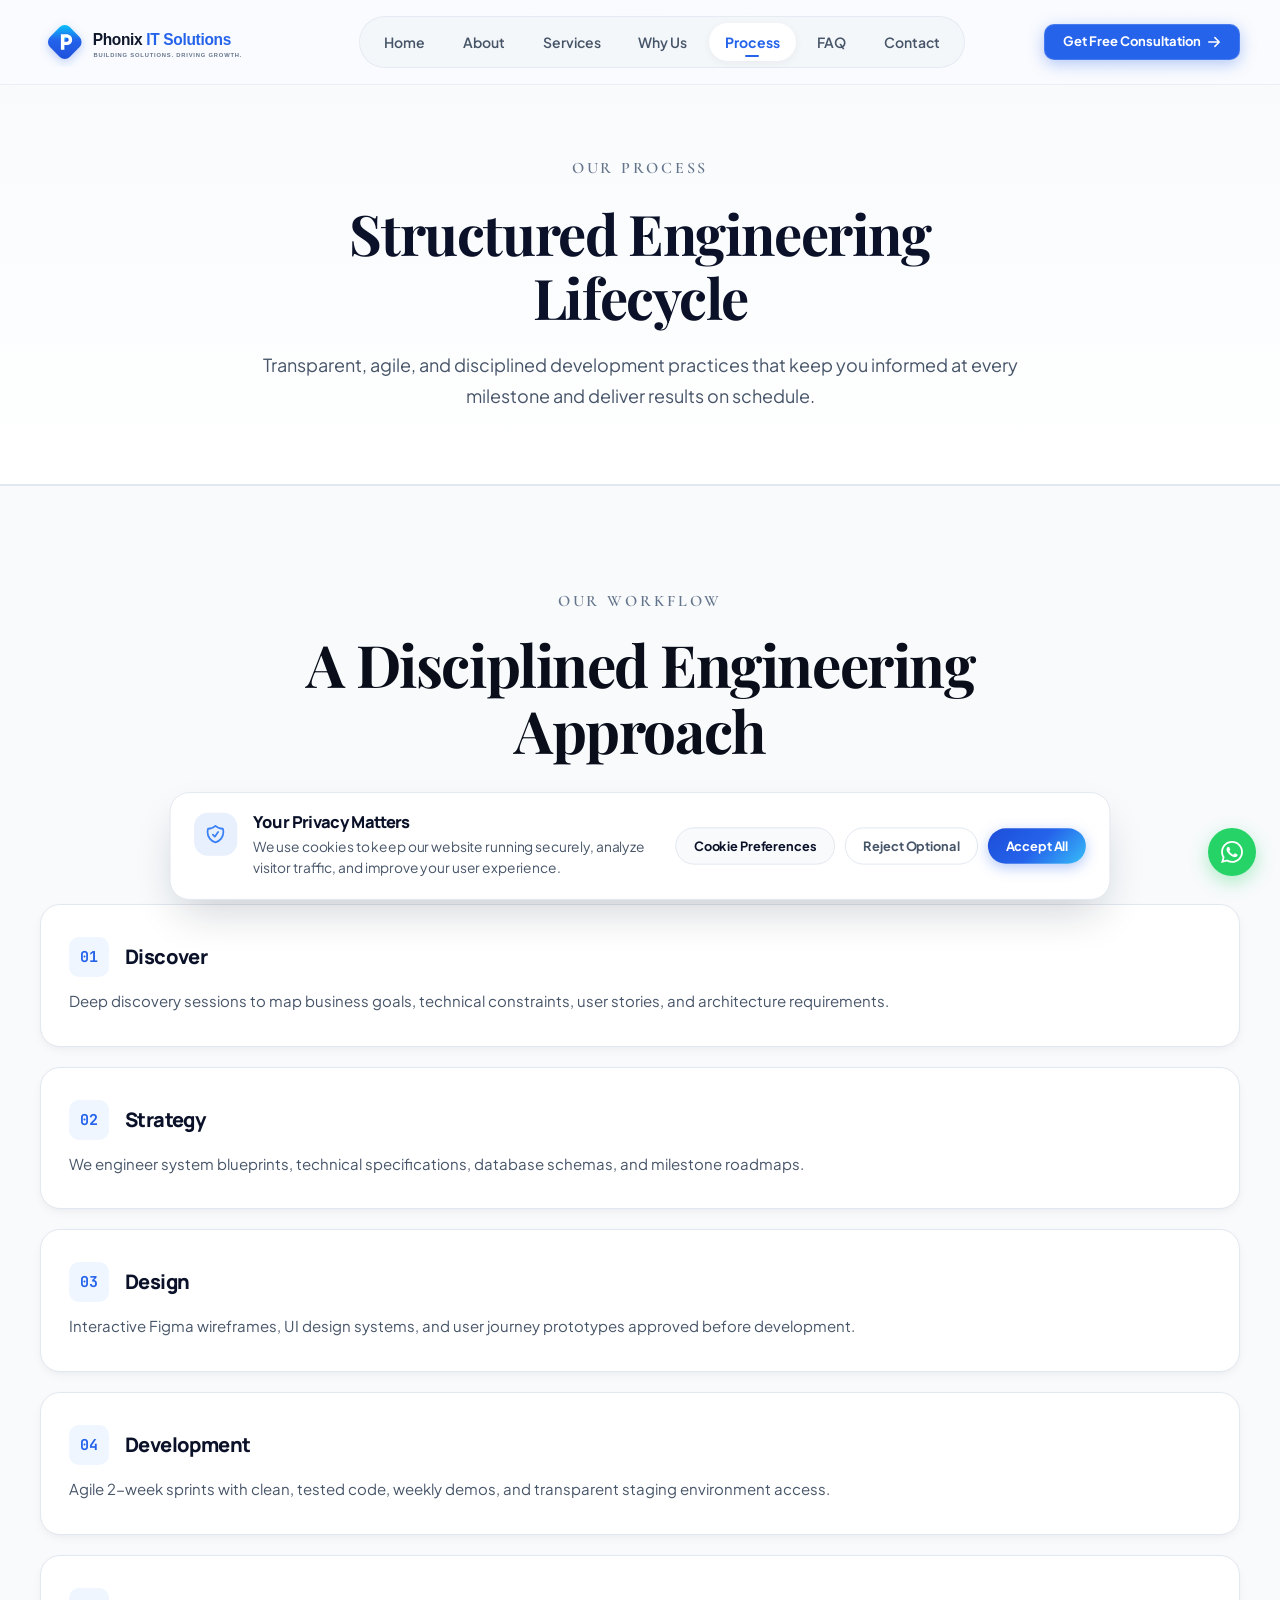
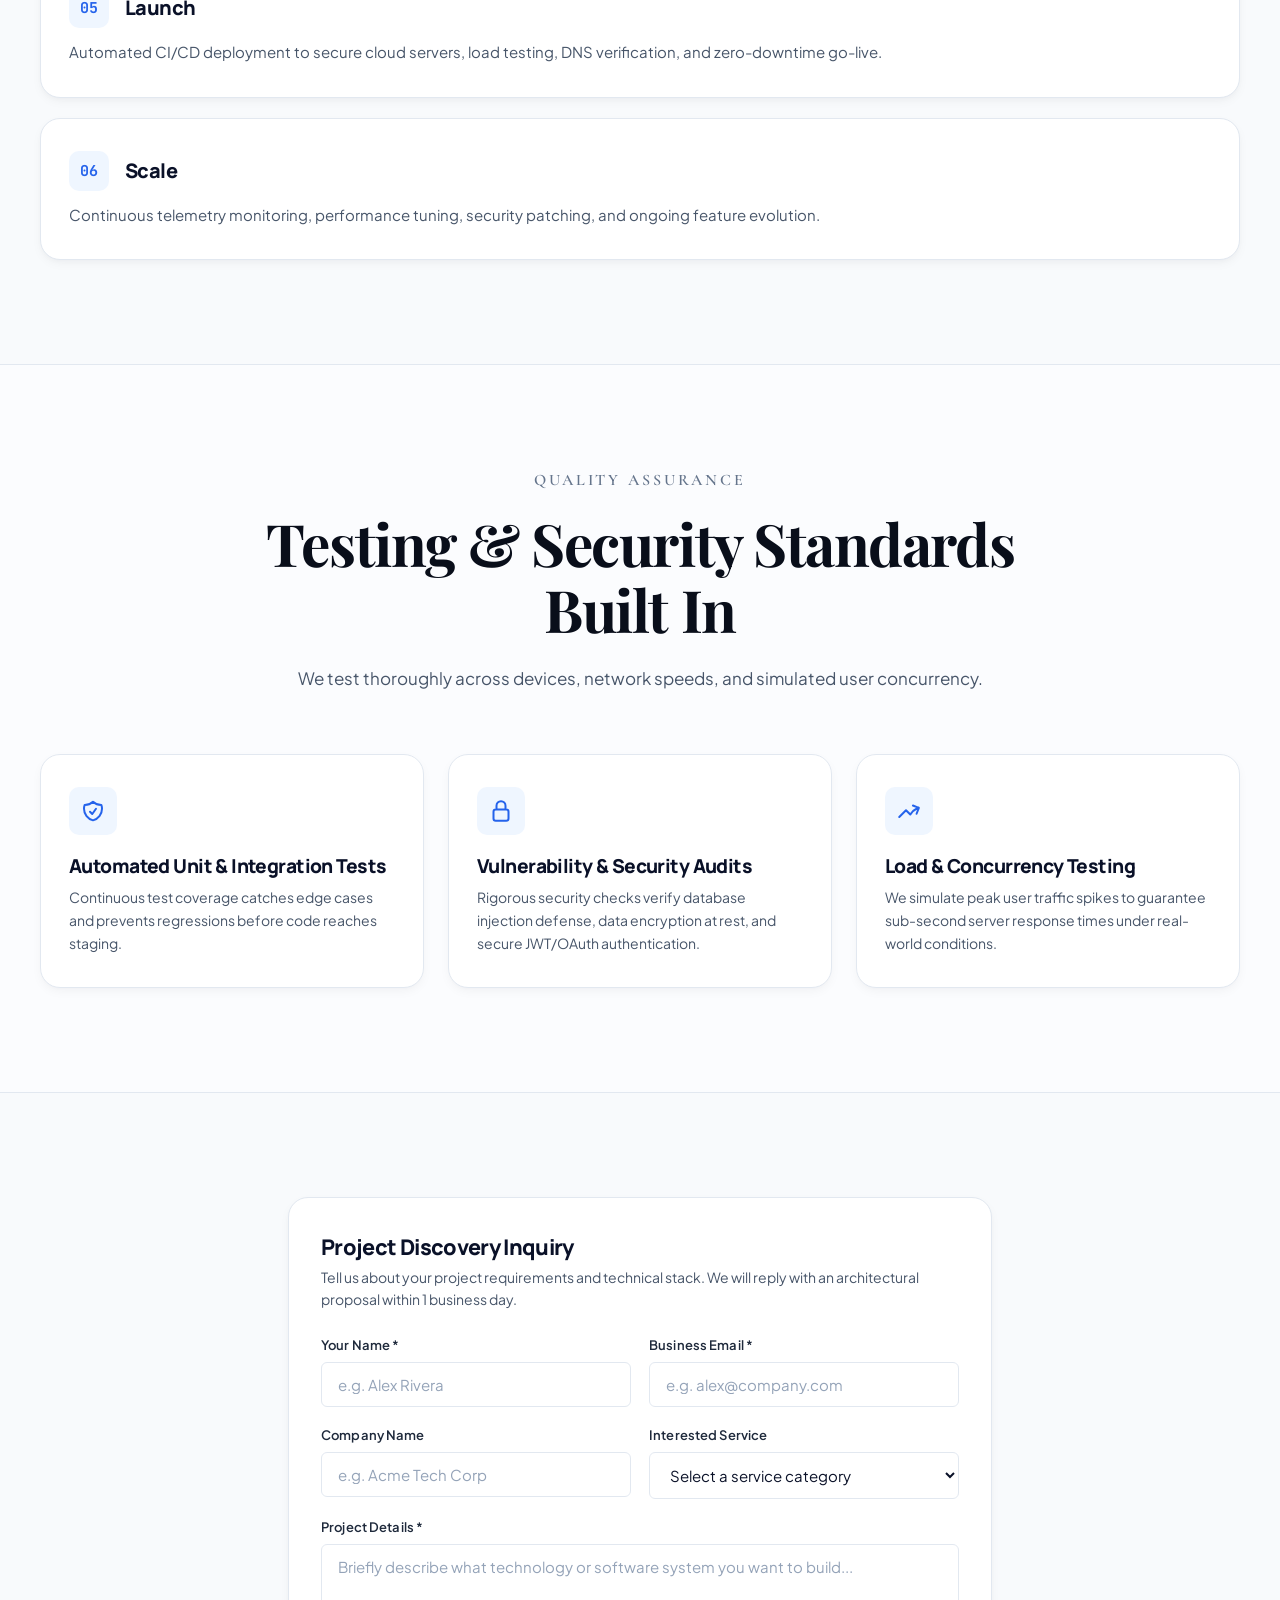
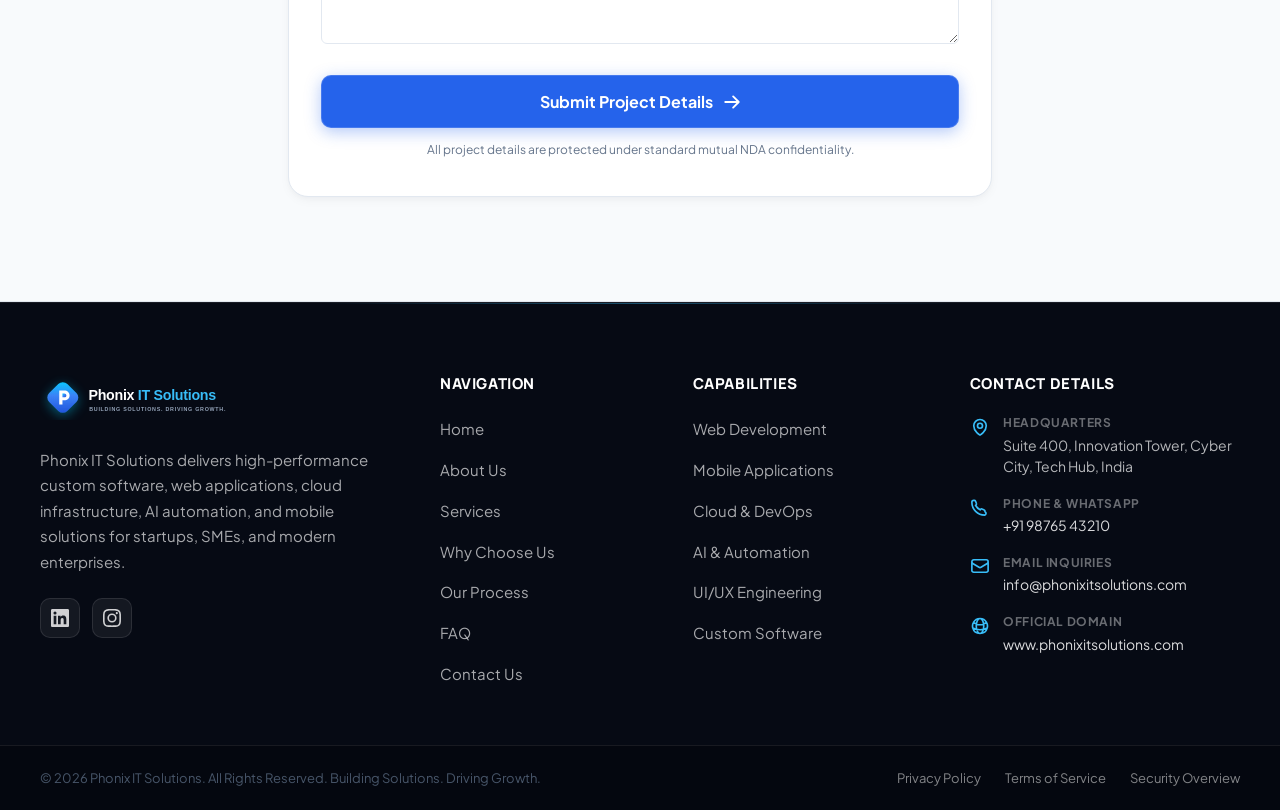
<file: process.html>
<!doctype html>
<html lang="en">
  <head>
    <meta charset="UTF-8" />
    <meta name="viewport" content="width=device-width, initial-scale=1.0" />
    <title>Development Process | Phonix IT Solutions — Agile Engineering Lifecycle</title>
    <meta
      name="description"
      content="Learn about Phonix IT Solutions 6-stage agile software engineering process from discovery and UI/UX architecture to deployment and scaling."
    />
    <meta property="og:title" content="Our Process | Phonix IT Solutions" />
    <meta
      property="og:description"
      content="A structured, transparent engineering lifecycle that guarantees on-time delivery, exceptional code quality, and measurable business ROI."
    />
    <meta property="og:type" content="website" />
    <meta name="theme-color" content="#2563eb" />

    <!-- Favicon -->
    <link rel="icon" type="image/svg+xml" href="assets/logo-mark.svg" />
    
    <!-- Google Fonts -->
    <link rel="preconnect" href="https://fonts.googleapis.com" />
    <link rel="preconnect" href="https://fonts.gstatic.com" crossorigin />
    <link
      href="https://fonts.googleapis.com/css2?family=Cormorant+Garamond:ital,wght@0,500;0,600;0,700;1,400;1,600&family=Instrument+Serif:ital@0;1&family=Inter:wght@400;500;600;700;800&family=JetBrains+Mono:wght@400;500;700&family=Manrope:wght@600;700;800;900&family=Playfair+Display:ital,wght@0,600;0,700;0,800;0,900;1,600&family=Plus+Jakarta+Sans:wght@500;600;700;800&display=swap"
      rel="stylesheet"
    />
    
    <!-- CSS Styles -->
    <link rel="stylesheet" href="css/style.css" />
  </head>
  <body>
    <!-- Header -->
    <div id="header-placeholder"></div>

    <main id="main-content">
      <!-- INNER HERO -->
      <div id="hero-placeholder"></div>

      <!-- 6-STAGE DETAILED PROCESS -->
      <section class="section-py bg-surface">
        <div class="container-page">
          <div class="section-header center">
            <span class="section-eyebrow">OUR WORKFLOW</span>
            <h2 class="editorial-title">A Disciplined Engineering Approach</h2>
            <p class="section-subtitle">
              How we turn your software concepts into high-performing, scalable, and secure digital products.
            </p>
          </div>

          <div style="display:grid;gap:1.25rem;grid-template-columns:1fr" id="process-steps-detailed">
            <!-- Rendered from data.js -->
          </div>
        </div>
      </section>

      <!-- QUALITY & SECURITY ASSURANCE -->
      <section class="section-py">
        <div class="container-page">
          <div class="section-header center">
            <span class="section-eyebrow">QUALITY ASSURANCE</span>
            <h2 class="editorial-title">Testing &amp; Security Standards Built In</h2>
            <p class="section-subtitle">
              We test thoroughly across devices, network speeds, and simulated user concurrency.
            </p>
          </div>

          <div class="pillars-grid">
            <div class="pillar-card">
              <div class="pillar-icon-wrap">
                <svg xmlns="http://www.w3.org/2000/svg" width="20" height="20" fill="none" viewBox="0 0 24 24" stroke-width="2" stroke="currentColor"><path stroke-linecap="round" stroke-linejoin="round" d="M9 12.75L11.25 15 15 9.75m-3-7.036A11.959 11.959 0 013.598 6 11.99 11.99 0 003 9.749c0 5.592 3.824 10.29 9 11.623 5.176-1.332 9-6.03 9-11.622 0-1.31-.21-2.571-.598-3.751h-.152c-3.196 0-6.1-1.248-8.25-3.285z"/></svg>
              </div>
              <h3 class="pillar-title">Automated Unit &amp; Integration Tests</h3>
              <p class="pillar-desc">Continuous test coverage catches edge cases and prevents regressions before code reaches staging.</p>
            </div>
            <div class="pillar-card">
              <div class="pillar-icon-wrap">
                <svg xmlns="http://www.w3.org/2000/svg" width="20" height="20" fill="none" viewBox="0 0 24 24" stroke-width="2" stroke="currentColor"><path stroke-linecap="round" stroke-linejoin="round" d="M16.5 10.5V6.75a4.5 4.5 0 10-9 0v3.75m-.75 11.25h10.5a2.25 2.25 0 002.25-2.25v-6.75a2.25 2.25 0 00-2.25-2.25H6.75a2.25 2.25 0 00-2.25 2.25v6.75a2.25 2.25 0 002.25 2.25z"/></svg>
              </div>
              <h3 class="pillar-title">Vulnerability &amp; Security Audits</h3>
              <p class="pillar-desc">Rigorous security checks verify database injection defense, data encryption at rest, and secure JWT/OAuth authentication.</p>
            </div>
            <div class="pillar-card">
              <div class="pillar-icon-wrap">
                <svg xmlns="http://www.w3.org/2000/svg" width="20" height="20" fill="none" viewBox="0 0 24 24" stroke-width="2" stroke="currentColor"><path stroke-linecap="round" stroke-linejoin="round" d="M2.25 18L9 11.25l4.306 4.307a11.95 11.95 0 015.814-5.519l2.74-1.22m0 0l-5.94-2.28m5.94 2.28l-2.28 5.941"/></svg>
              </div>
              <h3 class="pillar-title">Load &amp; Concurrency Testing</h3>
              <p class="pillar-desc">We simulate peak user traffic spikes to guarantee sub-second server response times under real-world conditions.</p>
            </div>
          </div>
        </div>
      </section>

      <!-- CONSULTATION FORM -->
      <section class="section-py bg-surface" id="contact-form-section">
        <div class="container-page">
          <div style="max-width:44rem;margin:0 auto">
            <div id="process-consultation-form"></div>
          </div>
        </div>
      </section>
    </main>

    <!-- Footer -->
    <div id="footer-placeholder"></div>

    <!-- Floating Actions -->
    <div id="floating-placeholder"></div>

    <!-- Scripts -->
    <script src="js/data.js"></script>
    <script src="js/components.js"></script>
    <script src="js/cookie-consent.js"></script>
    <script src="js/cursor-effects.js"></script>

    <script>
      renderHeader();
      renderFooter();
      renderFloatingActions();

      document.getElementById('hero-placeholder').innerHTML = renderInnerHero(
        'Our Process',
        'Structured Engineering Lifecycle',
        'Transparent, agile, and disciplined development practices that keep you informed at every milestone and deliver results on schedule.'
      );

      const container = document.getElementById('process-steps-detailed');
      if (container) {
        container.innerHTML = processSteps
          .map(
            (p) => `
          <div class="process-card" style="padding:2rem 1.75rem">
            <div style="display:flex;align-items:center;gap:1rem;margin-bottom:0.75rem">
              <div class="process-card-num" style="margin:0">
                ${p.step}
              </div>
              <h3 class="process-card-title" style="margin:0">${p.title}</h3>
            </div>
            <p class="process-card-desc">
              ${p.desc}
            </p>
          </div>
        `
          )
          .join('');
      }

      renderConsultationForm('process-consultation-form');
      initScrollReveal();
    </script>
  </body>
</html>
</file>
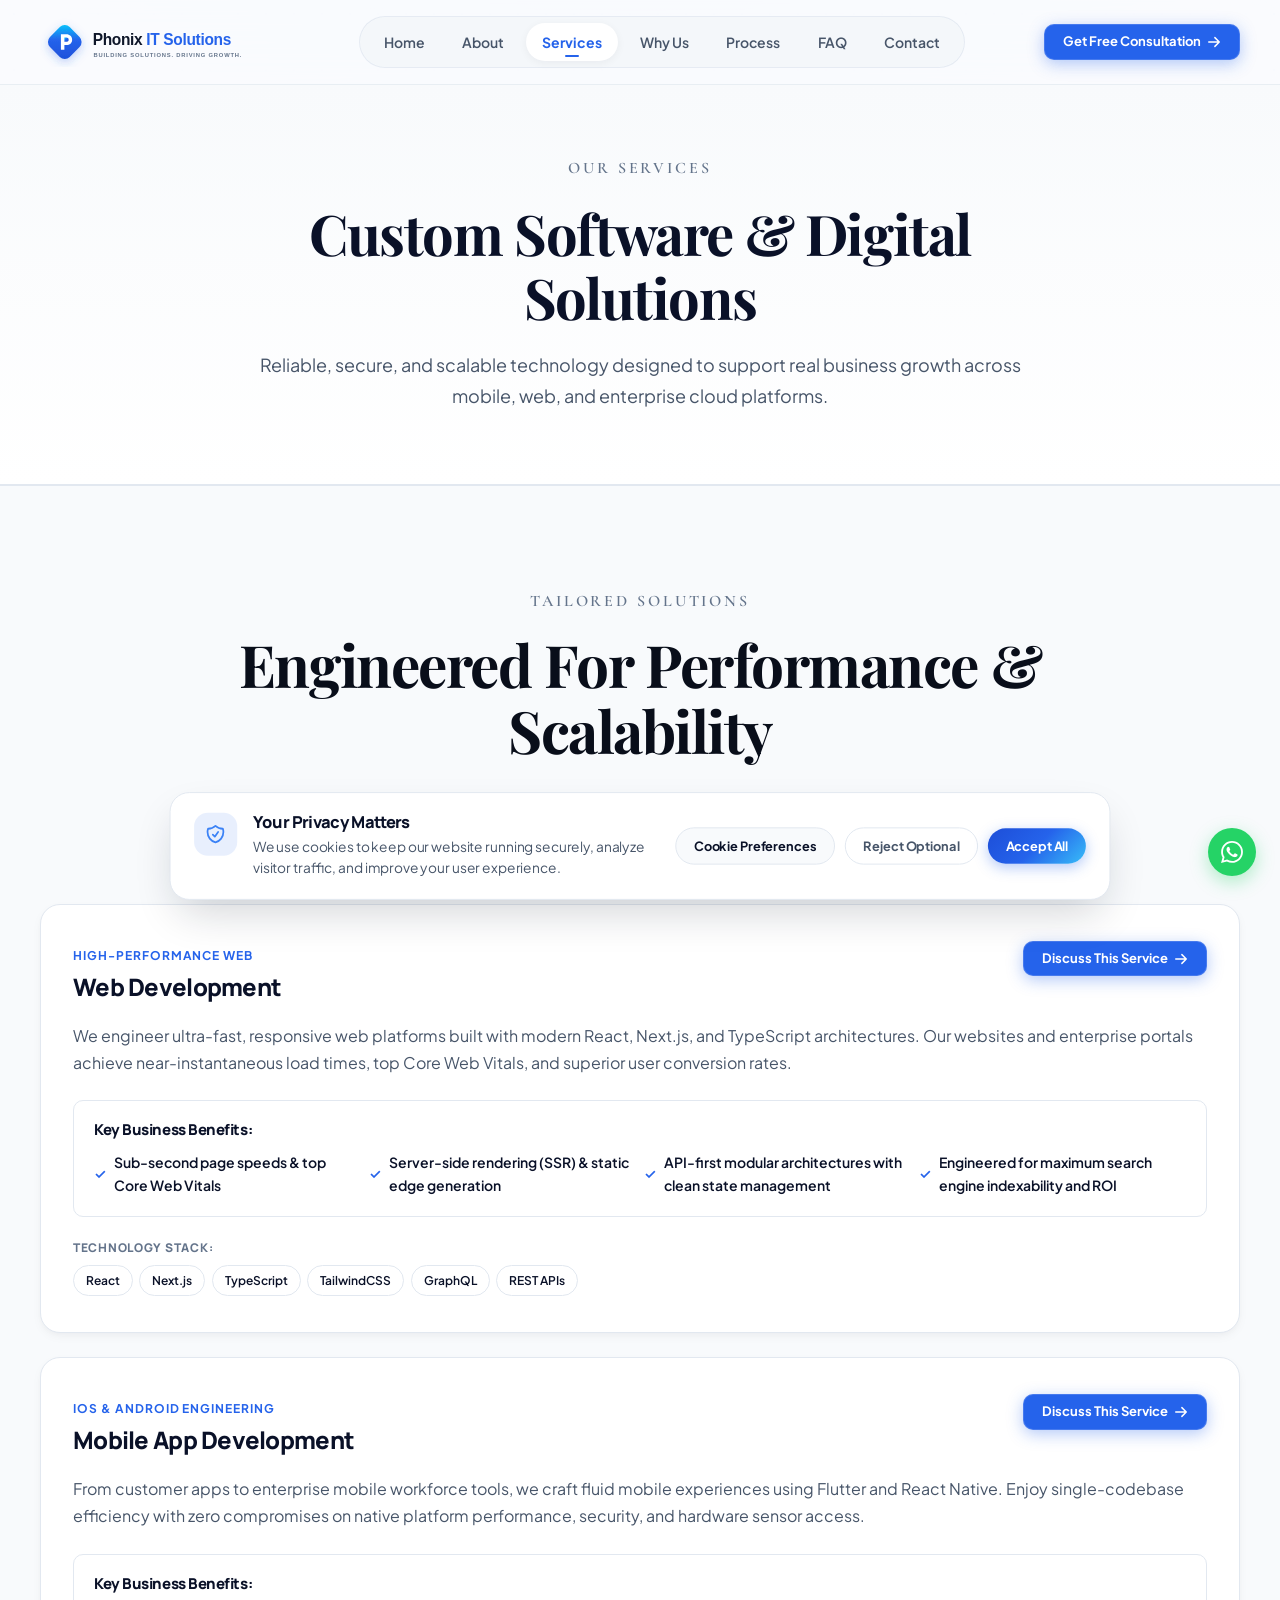
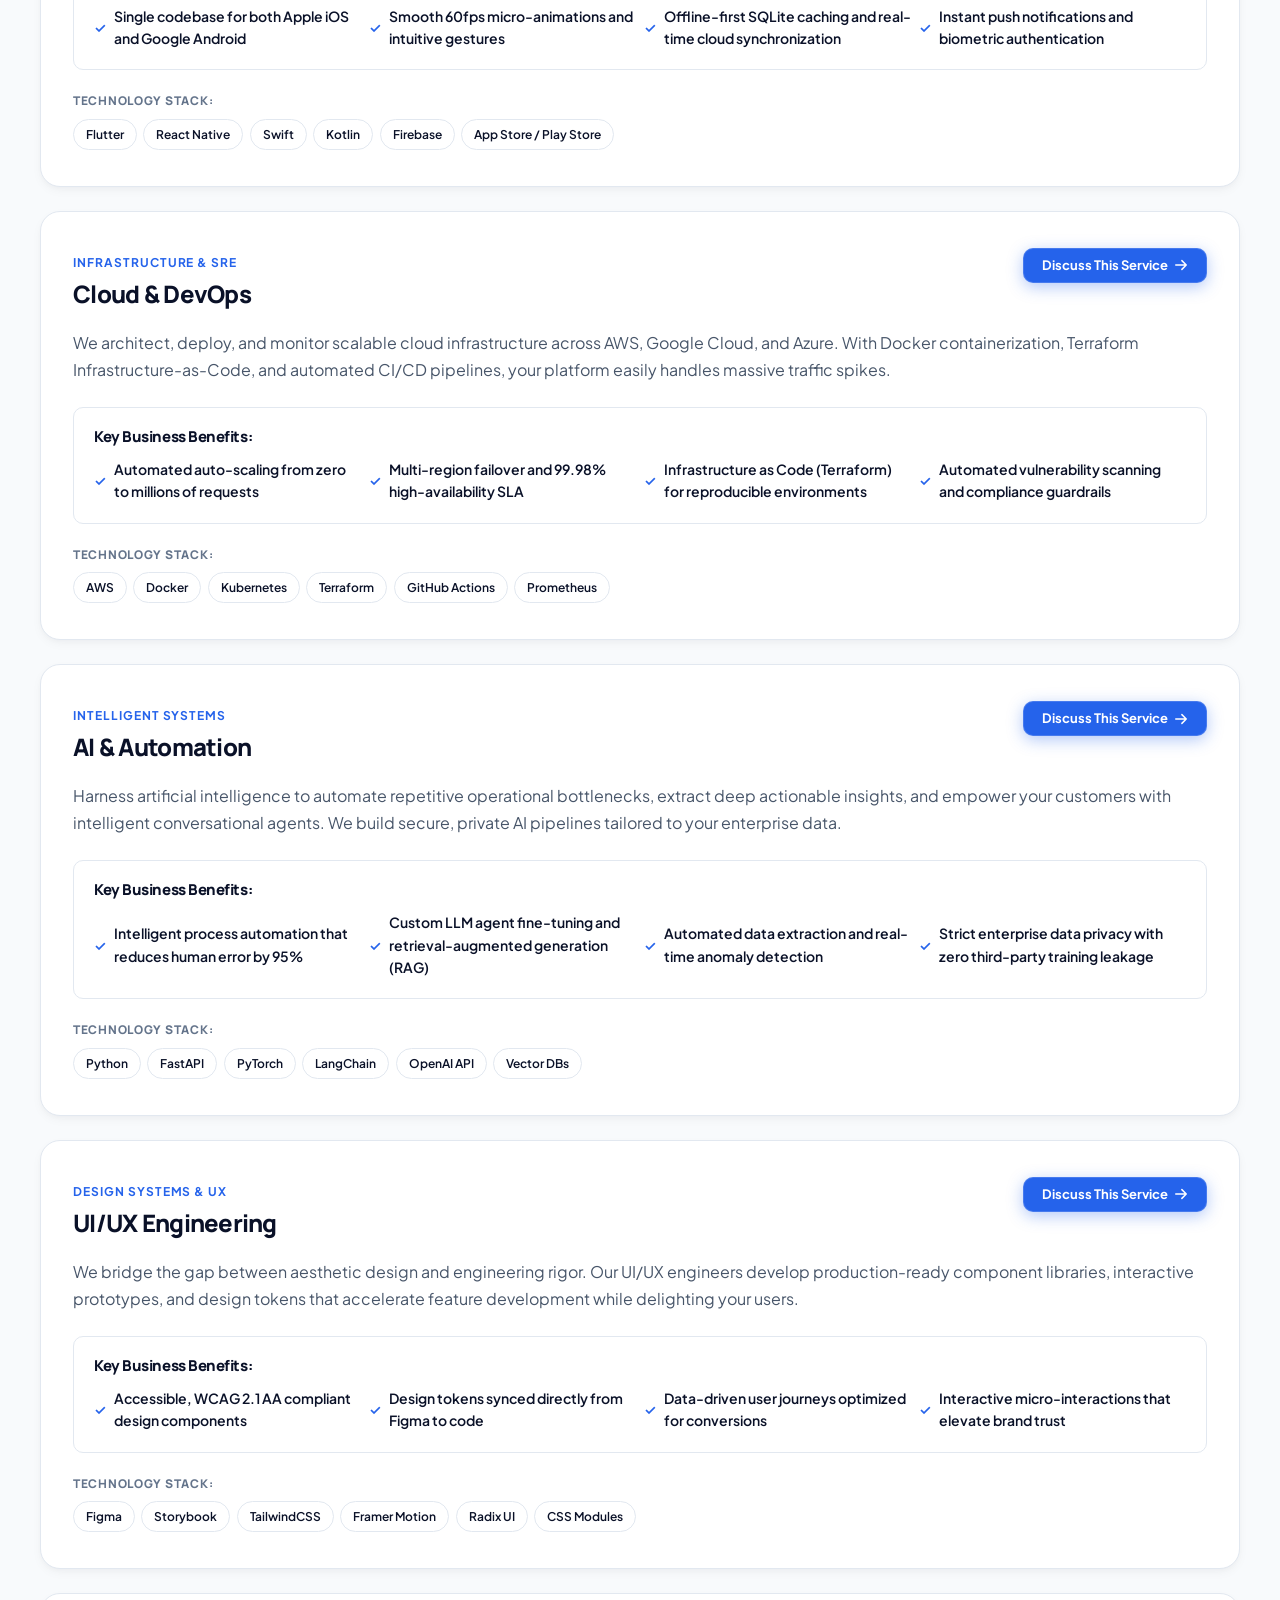
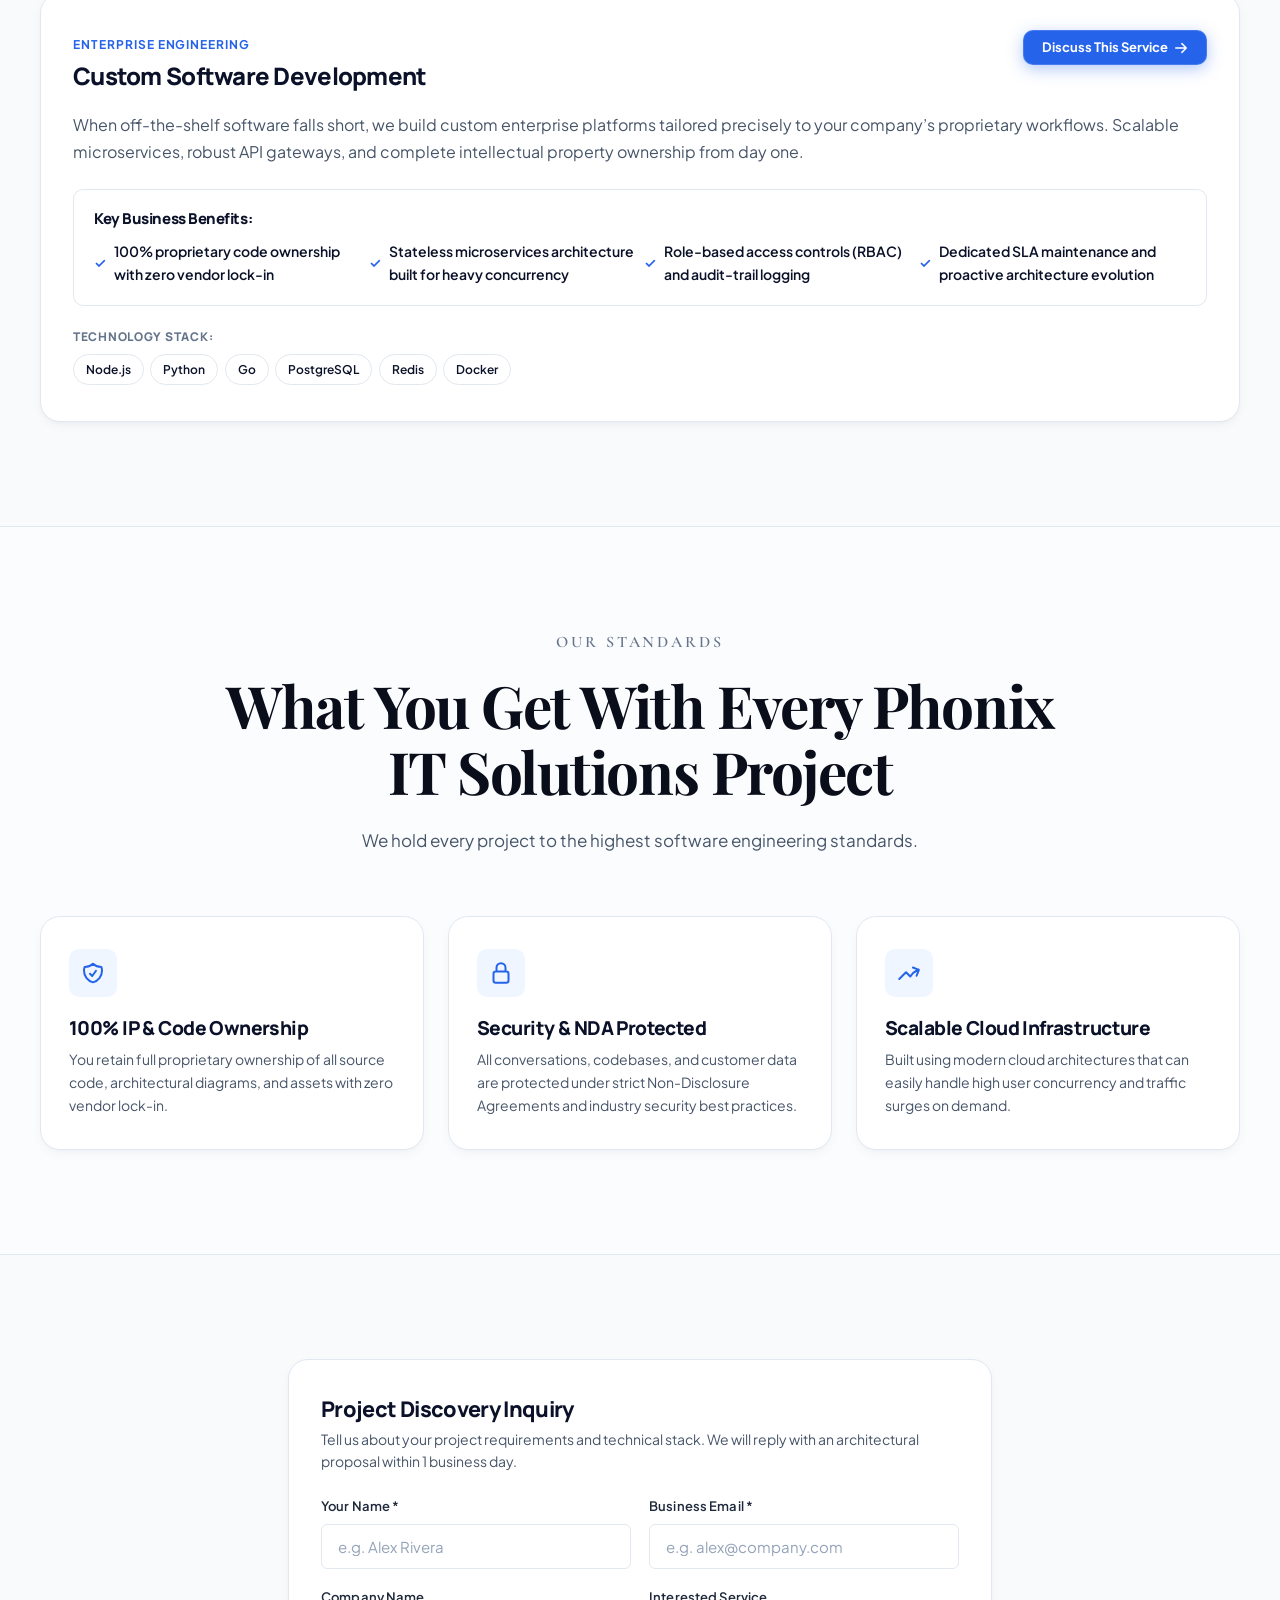
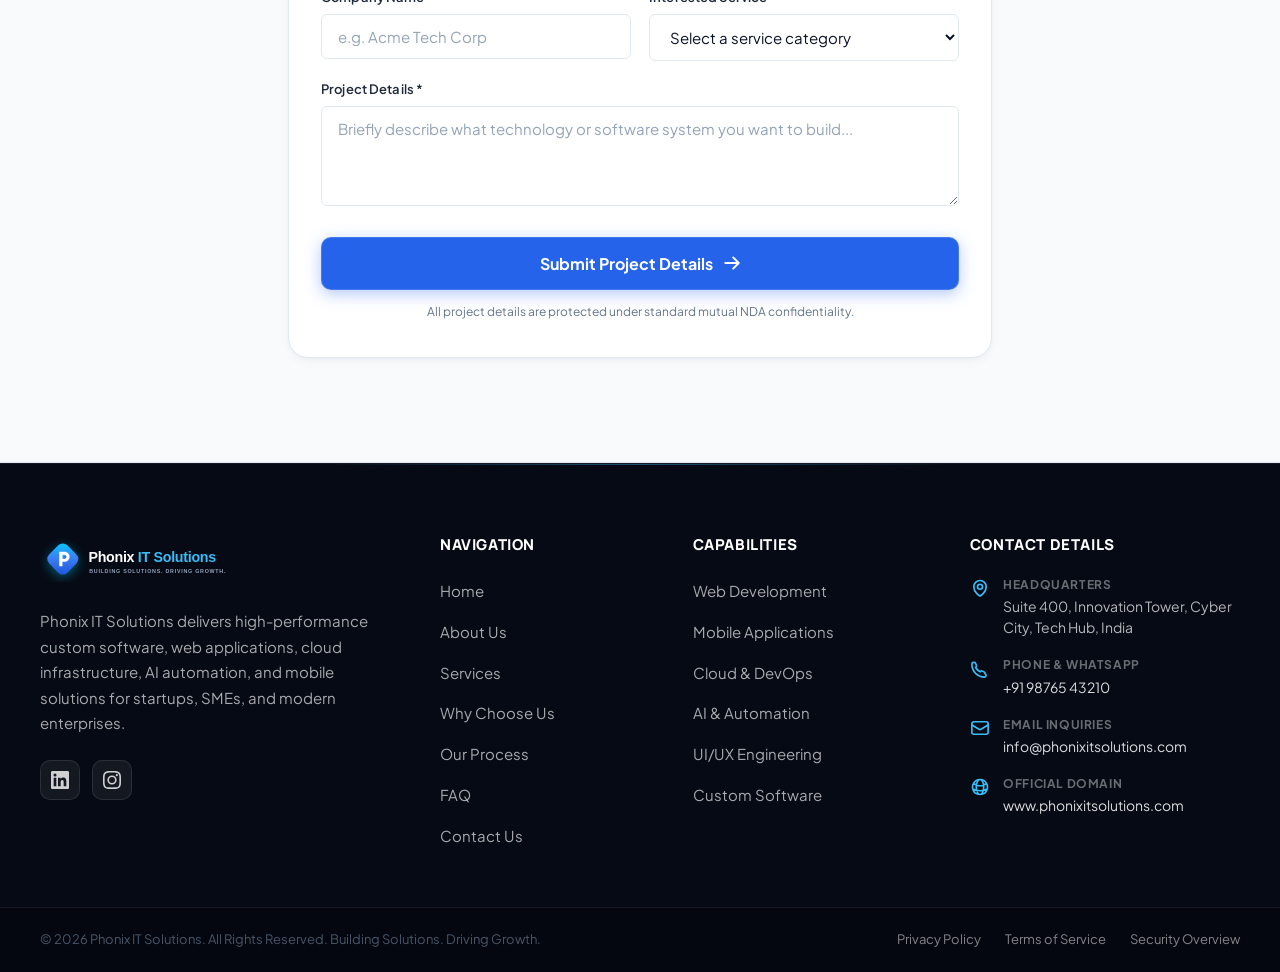
<file: services.html>
<!doctype html>
<html lang="en">
  <head>
    <meta charset="UTF-8" />
    <meta name="viewport" content="width=device-width, initial-scale=1.0" />
    <title>Services | Phonix IT Solutions — Custom Software &amp; Application Development</title>
    <meta
      name="description"
      content="Explore Phonix IT Solutions services: Custom Software Development, Web Applications, Mobile Apps (iOS & Android), Android Native, SaaS Platforms, and Web Development."
    />
    <meta property="og:title" content="Services | Phonix IT Solutions" />
    <meta
      property="og:description"
      content="Scalable, secure, and high-performance digital engineering services tailored for Startups, SMEs, and Enterprises."
    />
    <meta property="og:type" content="website" />
    <meta name="theme-color" content="#2563eb" />

    <!-- Favicon -->
    <link rel="icon" type="image/svg+xml" href="assets/logo-mark.svg" />
    
    <!-- Google Fonts -->
    <link rel="preconnect" href="https://fonts.googleapis.com" />
    <link rel="preconnect" href="https://fonts.gstatic.com" crossorigin />
    <link
      href="https://fonts.googleapis.com/css2?family=Cormorant+Garamond:ital,wght@0,500;0,600;0,700;1,400;1,600&family=Instrument+Serif:ital@0;1&family=Inter:wght@400;500;600;700;800&family=JetBrains+Mono:wght@400;500;700&family=Manrope:wght@600;700;800;900&family=Playfair+Display:ital,wght@0,600;0,700;0,800;0,900;1,600&family=Plus+Jakarta+Sans:wght@500;600;700;800&display=swap"
      rel="stylesheet"
    />
    
    <!-- CSS Styles -->
    <link rel="stylesheet" href="css/style.css" />
  </head>
  <body>
    <!-- Header -->
    <div id="header-placeholder"></div>

    <main id="main-content">
      <!-- INNER HERO -->
      <div id="hero-placeholder"></div>

      <!-- SERVICES DETAIL SECTION -->
      <section class="section-py bg-surface">
        <div class="container-page">
          <div class="section-header center">
            <span class="section-eyebrow">TAILORED SOLUTIONS</span>
            <h2 class="editorial-title">Engineered For Performance &amp; Scalability</h2>
            <p class="section-subtitle">
              We provide end-to-end software development services from system architecture and UI/UX design to cloud deployment and ongoing maintenance.
            </p>
          </div>

          <!-- Services Grid Detailed -->
          <div id="services-full-container" style="display:grid;gap:1.5rem;grid-template-columns:1fr">
            <!-- Rendered from data.js -->
          </div>
        </div>
      </section>

      <!-- WHY WORK WITH US -->
      <section class="section-py">
        <div class="container-page">
          <div class="section-header center">
            <span class="section-eyebrow">OUR STANDARDS</span>
            <h2 class="editorial-title">What You Get With Every Phonix IT Solutions Project</h2>
            <p class="section-subtitle">
              We hold every project to the highest software engineering standards.
            </p>
          </div>

          <div class="pillars-grid">
            <div class="pillar-card">
              <div class="pillar-icon-wrap">
                <svg xmlns="http://www.w3.org/2000/svg" width="20" height="20" fill="none" viewBox="0 0 24 24" stroke-width="2" stroke="currentColor"><path stroke-linecap="round" stroke-linejoin="round" d="M9 12.75L11.25 15 15 9.75m-3-7.036A11.959 11.959 0 013.598 6 11.99 11.99 0 003 9.749c0 5.592 3.824 10.29 9 11.623 5.176-1.332 9-6.03 9-11.622 0-1.31-.21-2.571-.598-3.751h-.152c-3.196 0-6.1-1.248-8.25-3.285z"/></svg>
              </div>
              <h3 class="pillar-title">100% IP &amp; Code Ownership</h3>
              <p class="pillar-desc">You retain full proprietary ownership of all source code, architectural diagrams, and assets with zero vendor lock-in.</p>
            </div>
            <div class="pillar-card">
              <div class="pillar-icon-wrap">
                <svg xmlns="http://www.w3.org/2000/svg" width="20" height="20" fill="none" viewBox="0 0 24 24" stroke-width="2" stroke="currentColor"><path stroke-linecap="round" stroke-linejoin="round" d="M16.5 10.5V6.75a4.5 4.5 0 10-9 0v3.75m-.75 11.25h10.5a2.25 2.25 0 002.25-2.25v-6.75a2.25 2.25 0 00-2.25-2.25H6.75a2.25 2.25 0 00-2.25 2.25v6.75a2.25 2.25 0 002.25 2.25z"/></svg>
              </div>
              <h3 class="pillar-title">Security &amp; NDA Protected</h3>
              <p class="pillar-desc">All conversations, codebases, and customer data are protected under strict Non-Disclosure Agreements and industry security best practices.</p>
            </div>
            <div class="pillar-card">
              <div class="pillar-icon-wrap">
                <svg xmlns="http://www.w3.org/2000/svg" width="20" height="20" fill="none" viewBox="0 0 24 24" stroke-width="2" stroke="currentColor"><path stroke-linecap="round" stroke-linejoin="round" d="M2.25 18L9 11.25l4.306 4.307a11.95 11.95 0 015.814-5.519l2.74-1.22m0 0l-5.94-2.28m5.94 2.28l-2.28 5.941"/></svg>
              </div>
              <h3 class="pillar-title">Scalable Cloud Infrastructure</h3>
              <p class="pillar-desc">Built using modern cloud architectures that can easily handle high user concurrency and traffic surges on demand.</p>
            </div>
          </div>
        </div>
      </section>

      <!-- PROJECT INQUIRY FORM -->
      <section class="section-py bg-surface" id="contact-form-section">
        <div class="container-page">
          <div style="max-width:44rem;margin:0 auto">
            <div id="services-consultation-form"></div>
          </div>
        </div>
      </section>
    </main>

    <!-- Footer -->
    <div id="footer-placeholder"></div>

    <!-- Floating Actions -->
    <div id="floating-placeholder"></div>

    <!-- Scripts -->
    <script src="js/data.js"></script>
    <script src="js/components.js"></script>
    <script src="js/cookie-consent.js"></script>
    <script src="js/cursor-effects.js"></script>

    <script>
      renderHeader();
      renderFooter();
      renderFloatingActions();

      document.getElementById('hero-placeholder').innerHTML = renderInnerHero(
        'Our Services',
        'Custom Software &amp; Digital Solutions',
        'Reliable, secure, and scalable technology designed to support real business growth across mobile, web, and enterprise cloud platforms.'
      );

      // Render Full Detailed Services
      const container = document.getElementById('services-full-container');
      if (container) {
        container.innerHTML = services
          .map(
            (s) => `
          <div class="service-card" id="${s.slug}">
            <div style="display:flex;align-items:flex-start;justify-content:space-between;flex-wrap:wrap;gap:1rem;margin-bottom:1.25rem">
              <div>
                <span class="bento-card-tag" style="margin-bottom:0.5rem;display:inline-block">${s.category}</span>
                <h3 style="font-size:1.5rem;font-weight:800;color:var(--navy-900)">${s.title}</h3>
              </div>
              <a href="contact?service=${encodeURIComponent(s.title)}" class="btn btn-primary btn-sm">
                <span>Discuss This Service</span>
                ${icons.arrowRight}
              </a>
            </div>

            <p style="font-size:1rem;line-height:1.7;color:var(--foreground-muted);margin-bottom:1.5rem">
              ${s.description}
            </p>

            <div style="background:var(--surface);border:1px solid var(--border);border-radius:var(--radius-md);padding:1.25rem;margin-bottom:1.5rem">
              <h4 style="font-size:0.9375rem;font-weight:800;color:var(--navy-900);margin-bottom:0.75rem">Key Business Benefits:</h4>
              <div style="display:grid;gap:0.5rem;grid-template-columns:repeat(auto-fit, minmax(180px, 1fr))">
                ${s.benefits
                  .map(
                    (b) => `
                  <div style="display:flex;align-items:center;gap:0.5rem;font-size:0.875rem;color:var(--foreground);font-weight:600">
                    <span style="color:var(--blue-600);flex-shrink:0">✓</span>
                    <span>${b}</span>
                  </div>
                `
                  )
                  .join('')}
              </div>
            </div>

            <div>
              <h4 style="font-size:0.75rem;font-weight:800;text-transform:uppercase;letter-spacing:0.06em;color:var(--foreground-subtle);margin-bottom:0.625rem">Technology Stack:</h4>
              <div style="display:flex;flex-wrap:wrap;gap:0.4rem">
                ${s.tech
                  .map(
                    (t) => `
                  <span style="background:var(--surface);border:1px solid var(--border);padding:0.3rem 0.75rem;border-radius:var(--radius-full);font-size:0.75rem;font-weight:600;color:var(--navy-900)">
                    ${t}
                  </span>
                `
                  )
                  .join('')}
              </div>
            </div>
          </div>
        `
          )
          .join('');
      }

      renderConsultationForm('services-consultation-form');
      initScrollReveal();
    </script>
  </body>
</html>
</file>
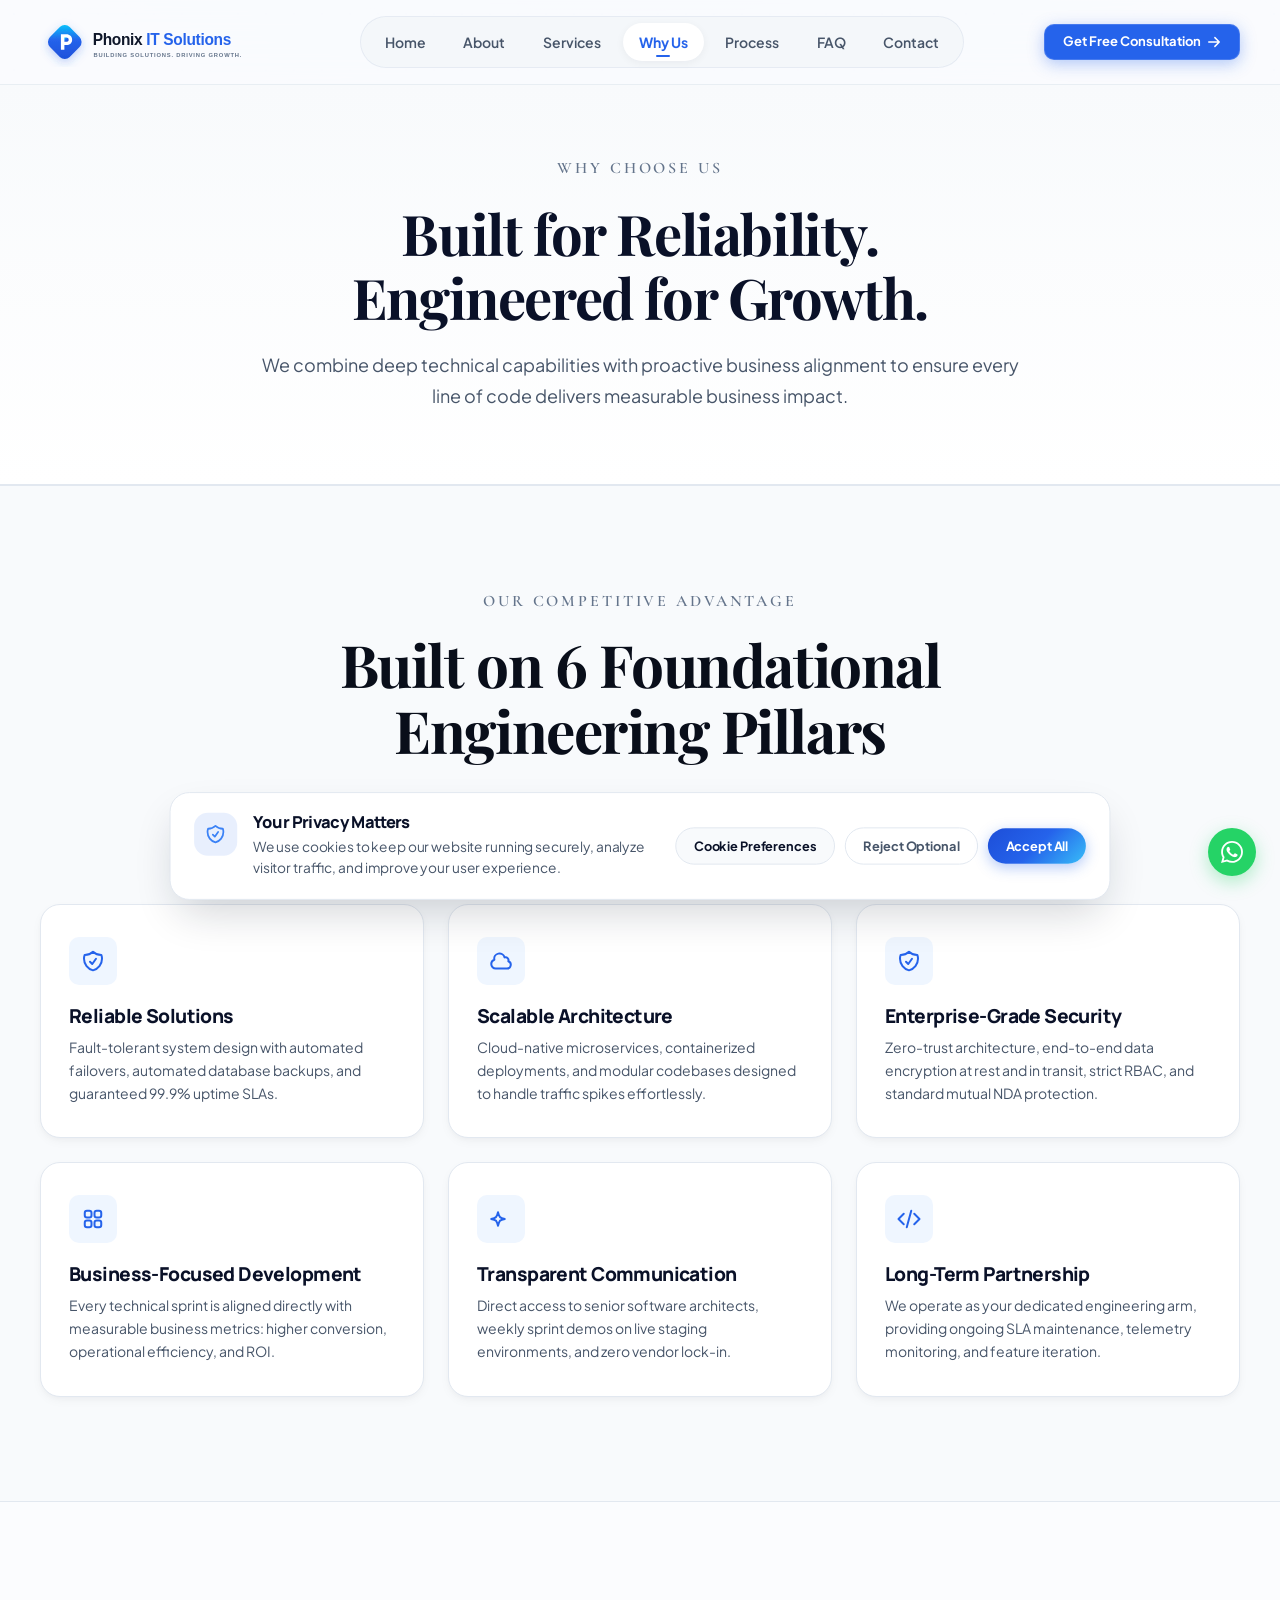
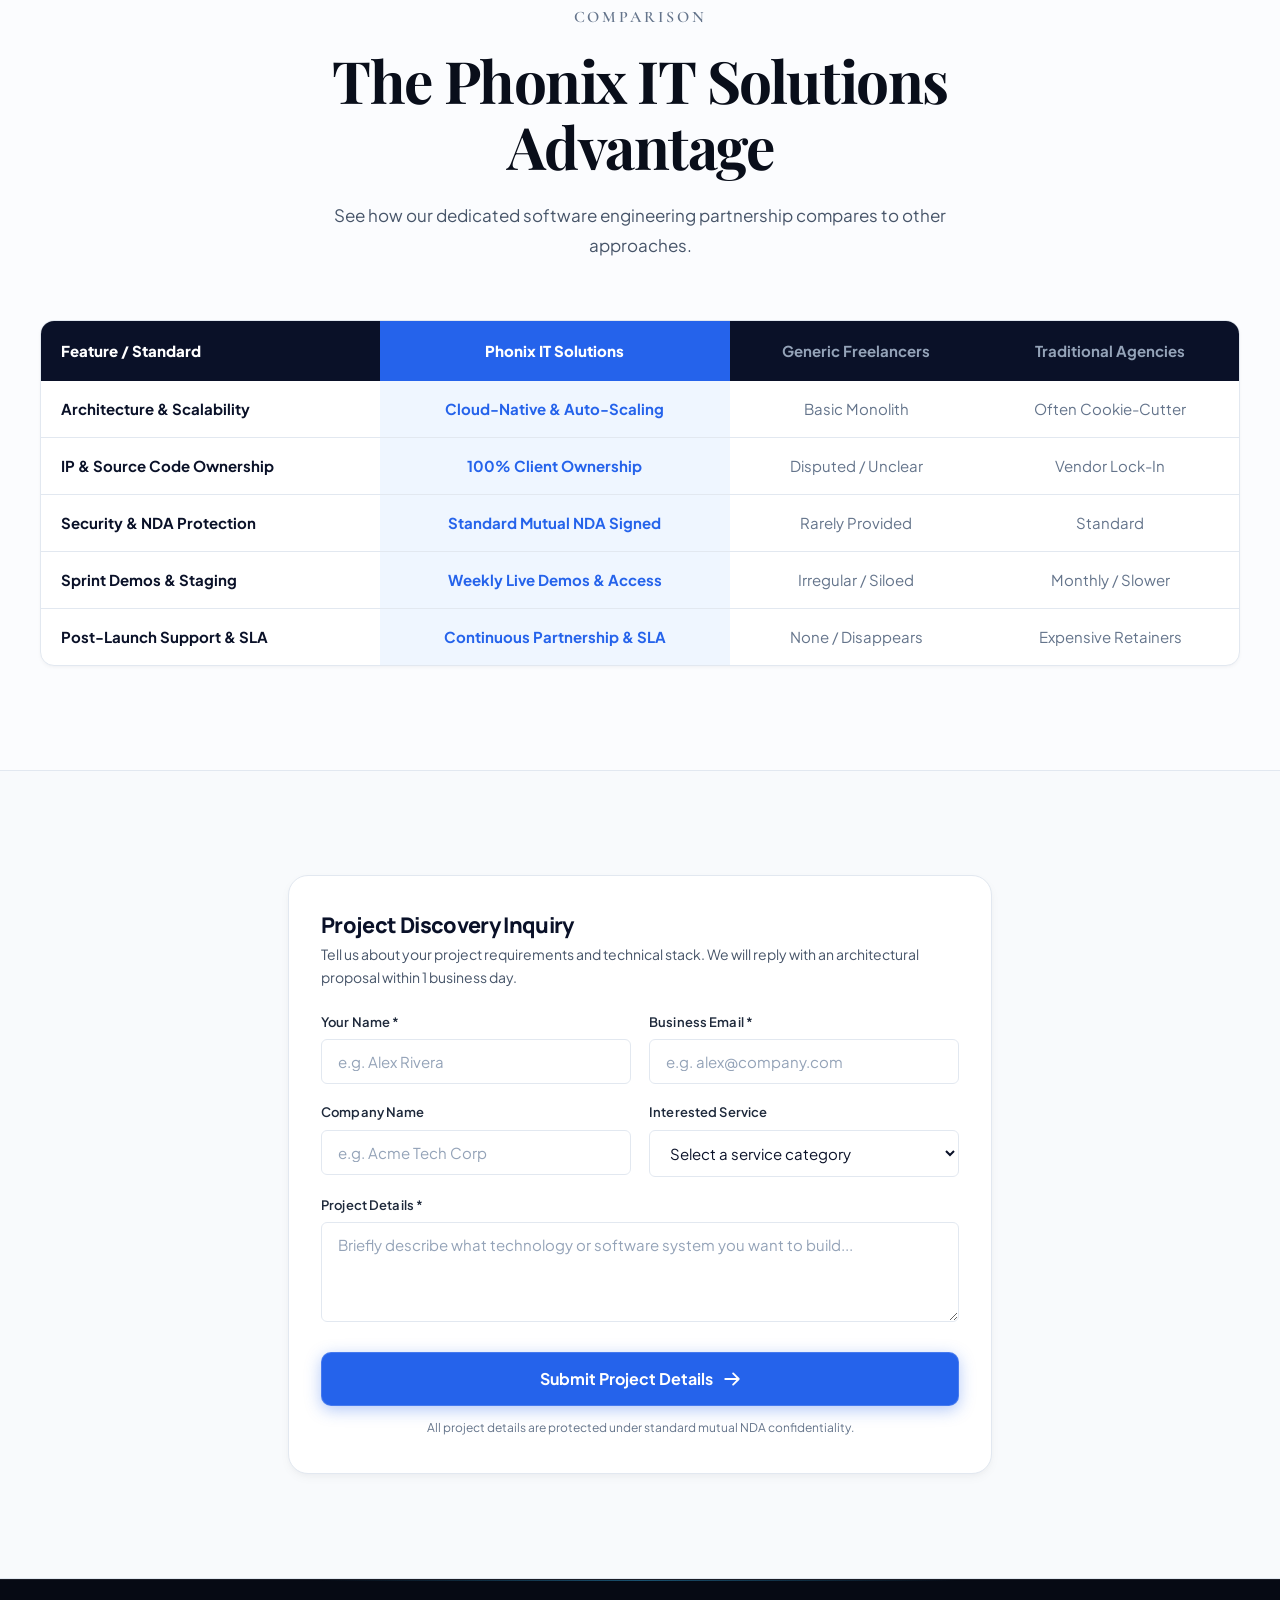
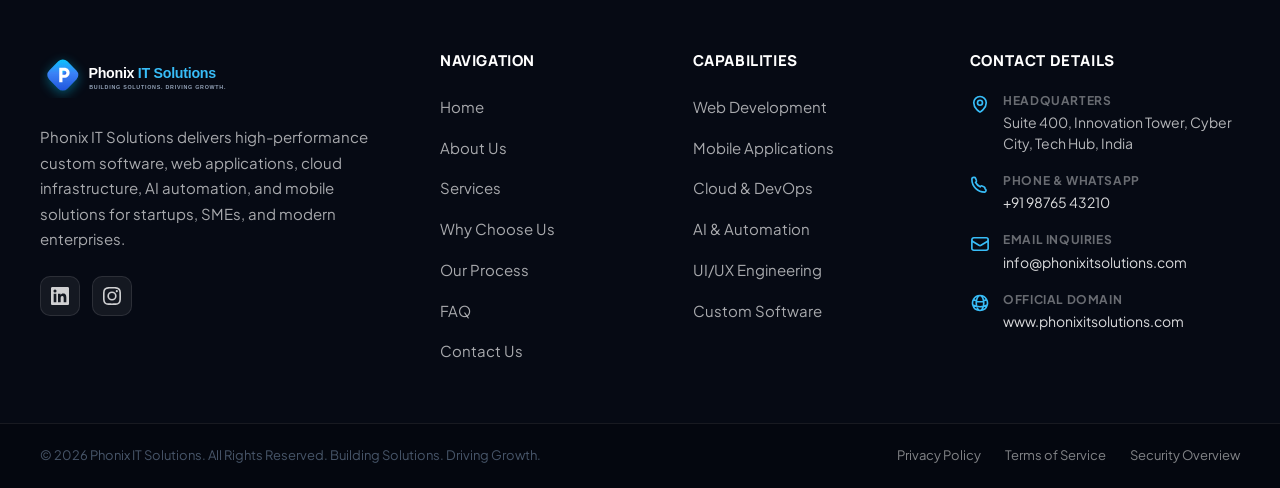
<file: why-us.html>
<!doctype html>
<html lang="en">
  <head>
    <meta charset="UTF-8" />
    <meta name="viewport" content="width=device-width, initial-scale=1.0" />
    <title>Why Choose Us | Phonix IT Solutions — Reliable Software Engineering</title>
    <meta
      name="description"
      content="Discover why businesses choose Phonix IT Solutions: Scalable architecture, enterprise security, transparent communication, and software engineered for business growth."
    />
    <meta property="og:title" content="Why Choose Us | Phonix IT Solutions" />
    <meta
      property="og:description"
      content="We combine technical excellence with business strategy to build custom software that drives real, measurable growth."
    />
    <meta property="og:type" content="website" />
    <meta name="theme-color" content="#2563eb" />

    <!-- Favicon -->
    <link rel="icon" type="image/svg+xml" href="assets/logo-mark.svg" />
    
    <!-- Google Fonts -->
    <link rel="preconnect" href="https://fonts.googleapis.com" />
    <link rel="preconnect" href="https://fonts.gstatic.com" crossorigin />
    <link
      href="https://fonts.googleapis.com/css2?family=Cormorant+Garamond:ital,wght@0,500;0,600;0,700;1,400;1,600&family=Instrument+Serif:ital@0;1&family=Inter:wght@400;500;600;700;800&family=JetBrains+Mono:wght@400;500;700&family=Manrope:wght@600;700;800;900&family=Playfair+Display:ital,wght@0,600;0,700;0,800;0,900;1,600&family=Plus+Jakarta+Sans:wght@500;600;700;800&display=swap"
      rel="stylesheet"
    />
    
    <!-- CSS Styles -->
    <link rel="stylesheet" href="css/style.css" />
  </head>
  <body>
    <!-- Header -->
    <div id="header-placeholder"></div>

    <main id="main-content">
      <!-- INNER HERO -->
      <div id="hero-placeholder"></div>

      <!-- 6 CORE PILLARS DETAILED -->
      <section class="section-py bg-surface">
        <div class="container-page">
          <div class="section-header center">
            <span class="section-eyebrow">OUR COMPETITIVE ADVANTAGE</span>
            <h2 class="editorial-title">Built on 6 Foundational Engineering Pillars</h2>
            <p class="section-subtitle">
              Every system we architect is backed by rigorous technical standards and business-focused strategy.
            </p>
          </div>

          <div class="pillars-grid" id="why-pillars-detail">
            <!-- Rendered from data.js -->
          </div>
        </div>
      </section>

      <!-- COMPARISON TABLE -->
      <section class="section-py">
        <div class="container-page">
          <div class="section-header center">
            <span class="section-eyebrow">COMPARISON</span>
            <h2 class="editorial-title">The Phonix IT Solutions Advantage</h2>
            <p class="section-subtitle">
              See how our dedicated software engineering partnership compares to other approaches.
            </p>
          </div>

          <div style="background:#fff;border:1px solid var(--border);border-radius:var(--radius-lg);overflow-x:auto;box-shadow:var(--shadow-sm)">
            <table style="width:100%;border-collapse:collapse;min-width:600px;font-size:0.9375rem">
              <thead>
                <tr style="background:var(--navy-900);color:#ffffff">
                  <th style="padding:1.125rem 1.25rem;text-align:left;font-weight:800">Feature / Standard</th>
                  <th style="padding:1.125rem 1.25rem;text-align:center;font-weight:800;color:#ffffff;background:var(--blue-600)">Phonix IT Solutions</th>
                  <th style="padding:1.125rem 1.25rem;text-align:center;font-weight:700;color:#94a3b8">Generic Freelancers</th>
                  <th style="padding:1.125rem 1.25rem;text-align:center;font-weight:700;color:#94a3b8">Traditional Agencies</th>
                </tr>
              </thead>
              <tbody>
                <tr style="border-bottom:1px solid var(--border)">
                  <td style="padding:1rem 1.25rem;font-weight:700;color:var(--navy-900)">Architecture &amp; Scalability</td>
                  <td style="padding:1rem 1.25rem;text-align:center;font-weight:700;color:var(--blue-600);background:var(--blue-50)">Cloud-Native &amp; Auto-Scaling</td>
                  <td style="padding:1rem 1.25rem;text-align:center;color:#64748b">Basic Monolith</td>
                  <td style="padding:1rem 1.25rem;text-align:center;color:#64748b">Often Cookie-Cutter</td>
                </tr>
                <tr style="border-bottom:1px solid var(--border)">
                  <td style="padding:1rem 1.25rem;font-weight:700;color:var(--navy-900)">IP &amp; Source Code Ownership</td>
                  <td style="padding:1rem 1.25rem;text-align:center;font-weight:700;color:var(--blue-600);background:var(--blue-50)">100% Client Ownership</td>
                  <td style="padding:1rem 1.25rem;text-align:center;color:#64748b">Disputed / Unclear</td>
                  <td style="padding:1rem 1.25rem;text-align:center;color:#64748b">Vendor Lock-In</td>
                </tr>
                <tr style="border-bottom:1px solid var(--border)">
                  <td style="padding:1rem 1.25rem;font-weight:700;color:var(--navy-900)">Security &amp; NDA Protection</td>
                  <td style="padding:1rem 1.25rem;text-align:center;font-weight:700;color:var(--blue-600);background:var(--blue-50)">Standard Mutual NDA Signed</td>
                  <td style="padding:1rem 1.25rem;text-align:center;color:#64748b">Rarely Provided</td>
                  <td style="padding:1rem 1.25rem;text-align:center;color:#64748b">Standard</td>
                </tr>
                <tr style="border-bottom:1px solid var(--border)">
                  <td style="padding:1rem 1.25rem;font-weight:700;color:var(--navy-900)">Sprint Demos &amp; Staging</td>
                  <td style="padding:1rem 1.25rem;text-align:center;font-weight:700;color:var(--blue-600);background:var(--blue-50)">Weekly Live Demos &amp; Access</td>
                  <td style="padding:1rem 1.25rem;text-align:center;color:#64748b">Irregular / Siloed</td>
                  <td style="padding:1rem 1.25rem;text-align:center;color:#64748b">Monthly / Slower</td>
                </tr>
                <tr>
                  <td style="padding:1rem 1.25rem;font-weight:700;color:var(--navy-900)">Post-Launch Support &amp; SLA</td>
                  <td style="padding:1rem 1.25rem;text-align:center;font-weight:700;color:var(--blue-600);background:var(--blue-50)">Continuous Partnership &amp; SLA</td>
                  <td style="padding:1rem 1.25rem;text-align:center;color:#64748b">None / Disappears</td>
                  <td style="padding:1rem 1.25rem;text-align:center;color:#64748b">Expensive Retainers</td>
                </tr>
              </tbody>
            </table>
          </div>
        </div>
      </section>

      <!-- CONSULTATION FORM -->
      <section class="section-py bg-surface" id="contact-form-section">
        <div class="container-page">
          <div style="max-width:44rem;margin:0 auto">
            <div id="why-consultation-form"></div>
          </div>
        </div>
      </section>
    </main>

    <!-- Footer -->
    <div id="footer-placeholder"></div>

    <!-- Floating Actions -->
    <div id="floating-placeholder"></div>

    <!-- Scripts -->
    <script src="js/data.js"></script>
    <script src="js/components.js"></script>
    <script src="js/cookie-consent.js"></script>
    <script src="js/cursor-effects.js"></script>

    <script>
      renderHeader();
      renderFooter();
      renderFloatingActions();

      document.getElementById('hero-placeholder').innerHTML = renderInnerHero(
        'Why Choose Us',
        'Built for Reliability. Engineered for Growth.',
        'We combine deep technical capabilities with proactive business alignment to ensure every line of code delivers measurable business impact.'
      );

      const container = document.getElementById('why-pillars-detail');
      if (container) {
        container.innerHTML = whyChooseUsPillars
          .map(
            (p) => `
          <div class="pillar-card">
            <div class="pillar-icon-wrap">${icons[p.icon] || icons.shieldCheck}</div>
            <h3 class="pillar-title">${p.title}</h3>
            <p class="pillar-desc">${p.desc}</p>
          </div>
        `
          )
          .join('');
      }

      renderConsultationForm('why-consultation-form');
      initScrollReveal();
    </script>
  </body>
</html>
</file>
<file: css/style.css>
/* =========================================================
   PHEONIX SOLUTIONS — MASTER STYLESHEET
   Clean, Professional, Fully Responsive B2B Architecture
   ========================================================= */

@import url('variables.css');
@import url('navbar.css');
@import url('footer.css');
@import url('components.css');
@import url('pages.css');
@import url('cookie-consent.css');
</file>
